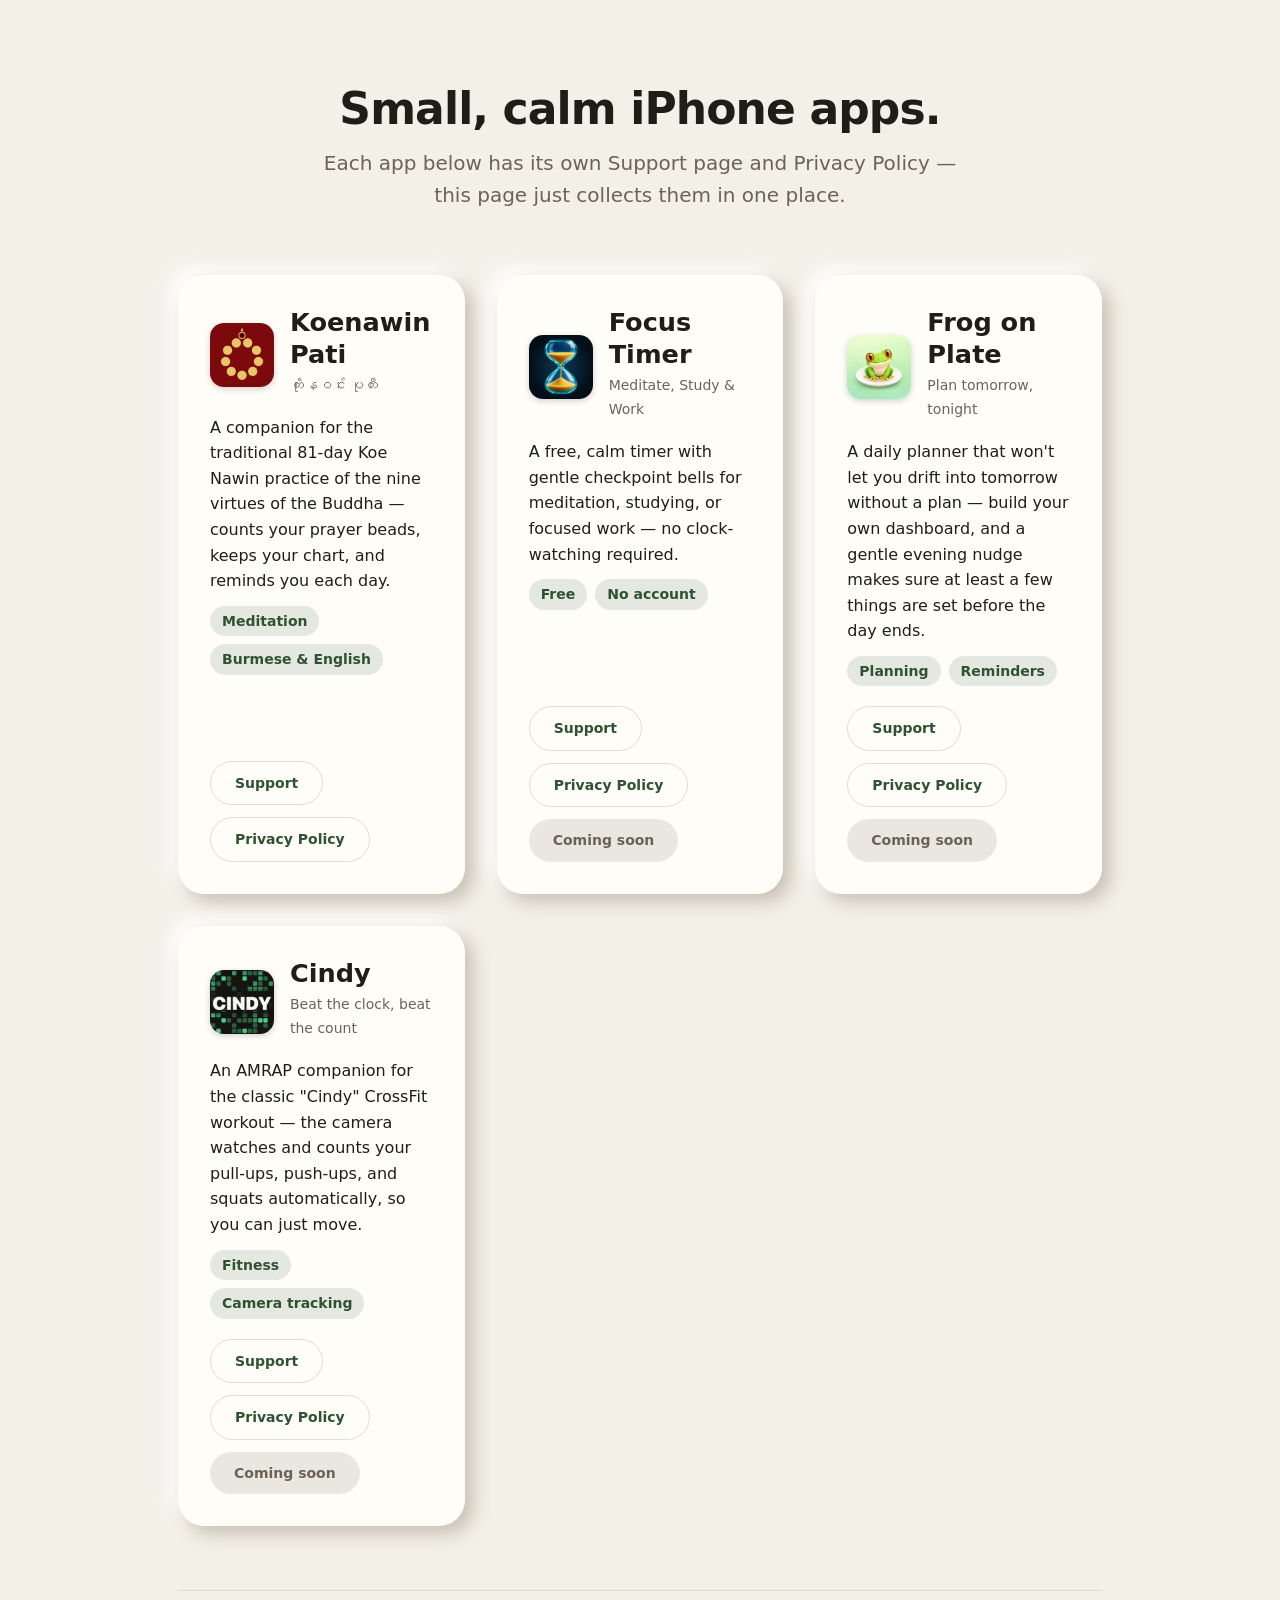
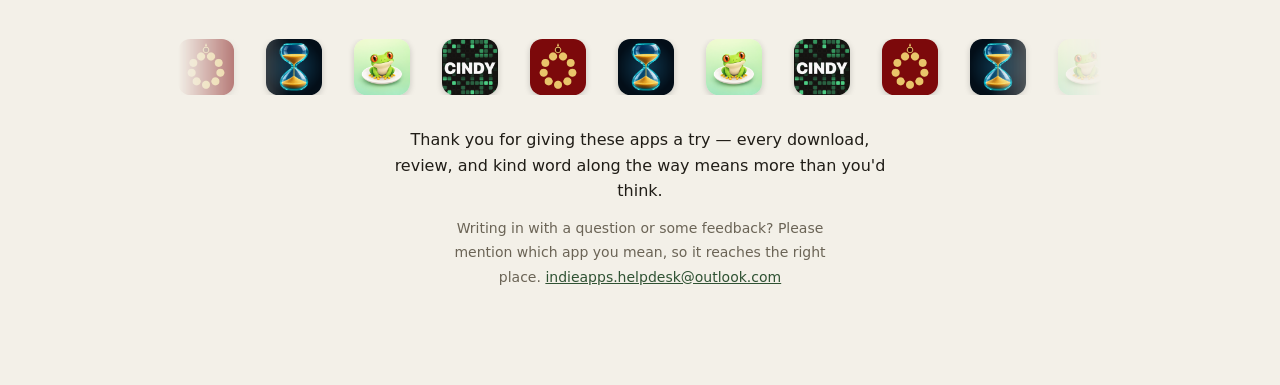
<file: index.html>
<!doctype html>
<html lang="en">
<head>
<meta charset="utf-8">
<meta name="viewport" content="width=device-width,initial-scale=1">
<title>Apps — Home</title>
<meta name="description" content="Small, calm iPhone apps: Koenawin Pati, Focus Timer, Frog on Plate, and Cindy.">
<link rel="stylesheet" href="style.css">
</head>
<body class="studio-theme">
<main class="hub-main">

<div class="hub-hero">
<h1>Small, calm iPhone apps.</h1>
<p>Each app below has its own Support page and Privacy Policy — this page just
collects them in one place.</p>
</div>

<div class="apps-grid">

<article class="app-card">
<div class="app-card-head">
<img class="app-card-icon" src="assets/icons/koenawin.png" width="64" height="64" alt="Koenawin Pati app icon">
<div>
<h2>Koenawin Pati</h2>
<p class="app-card-tagline">ကိုးနဝင်း ပုတီး</p>
</div>
</div>
<p class="app-card-pitch">A companion for the traditional 81-day Koe Nawin practice of the nine virtues of the Buddha — counts your prayer beads, keeps your chart, and reminds you each day.</p>
<div class="app-card-tags">
<span class="tag">Meditation</span>
<span class="tag">Burmese &amp; English</span>
</div>
<div class="app-card-actions">
<a class="btn btn-ghost" href="koenawin/index.html">Support</a>
<a class="btn btn-ghost" href="koenawin/privacy.html">Privacy Policy</a>
</div>
</article>

<article class="app-card">
<div class="app-card-head">
<img class="app-card-icon" src="assets/icons/focus-timer.png" width="64" height="64" alt="Focus Timer app icon">
<div>
<h2>Focus Timer</h2>
<p class="app-card-tagline">Meditate, Study &amp; Work</p>
</div>
</div>
<p class="app-card-pitch">A free, calm timer with gentle checkpoint bells for meditation, studying, or focused work — no clock-watching required.</p>
<div class="app-card-tags">
<span class="tag">Free</span>
<span class="tag">No account</span>
</div>
<div class="app-card-actions">
<a class="btn btn-ghost" href="focus-timer/index.html">Support</a>
<a class="btn btn-ghost" href="focus-timer/privacy.html">Privacy Policy</a>
<span class="badge-soon">Coming soon</span>
</div>
</article>

<article class="app-card">
<div class="app-card-head">
<img class="app-card-icon" src="assets/icons/eat-the-frog.png" width="64" height="64" alt="Frog on Plate app icon">
<div>
<h2>Frog on Plate</h2>
<p class="app-card-tagline">Plan tomorrow, tonight</p>
</div>
</div>
<p class="app-card-pitch">A daily planner that won't let you drift into tomorrow without a plan — build your own dashboard, and a gentle evening nudge makes sure at least a few things are set before the day ends.</p>
<div class="app-card-tags">
<span class="tag">Planning</span>
<span class="tag">Reminders</span>
</div>
<div class="app-card-actions">
<a class="btn btn-ghost" href="frog-on-plate/index.html">Support</a>
<a class="btn btn-ghost" href="frog-on-plate/privacy.html">Privacy Policy</a>
<span class="badge-soon">Coming soon</span>
</div>
</article>

<article class="app-card">
<div class="app-card-head">
<img class="app-card-icon" src="assets/icons/cindy.png" width="64" height="64" alt="Cindy app icon">
<div>
<h2>Cindy</h2>
<p class="app-card-tagline">Beat the clock, beat the count</p>
</div>
</div>
<p class="app-card-pitch">An AMRAP companion for the classic "Cindy" CrossFit workout — the camera watches and counts your pull-ups, push-ups, and squats automatically, so you can just move.</p>
<div class="app-card-tags">
<span class="tag">Fitness</span>
<span class="tag">Camera tracking</span>
</div>
<div class="app-card-actions">
<a class="btn btn-ghost" href="cindy/index.html">Support</a>
<a class="btn btn-ghost" href="cindy/privacy.html">Privacy Policy</a>
<span class="badge-soon">Coming soon</span>
</div>
</article>

</div>

<footer class="hub-footer">
<div class="hub-footer-marquee" aria-hidden="true">
<!-- 5 copies of the 4-icon set, not 2 — on a wide screen the visible strip
     is wider than one set, so 2 copies run out of icons partway through
     the loop and expose empty space. 5 copies keeps the strip full at any
     realistic window width. Keep this count and the matching -352px in
     style.css's hub-marquee keyframes in sync if apps are added/removed. -->
<div class="hub-footer-track">
<img src="assets/icons/koenawin.png" width="56" height="56" alt="">
<img src="assets/icons/focus-timer.png" width="56" height="56" alt="">
<img src="assets/icons/eat-the-frog.png" width="56" height="56" alt="">
<img src="assets/icons/cindy.png" width="56" height="56" alt="">
<img src="assets/icons/koenawin.png" width="56" height="56" alt="">
<img src="assets/icons/focus-timer.png" width="56" height="56" alt="">
<img src="assets/icons/eat-the-frog.png" width="56" height="56" alt="">
<img src="assets/icons/cindy.png" width="56" height="56" alt="">
<img src="assets/icons/koenawin.png" width="56" height="56" alt="">
<img src="assets/icons/focus-timer.png" width="56" height="56" alt="">
<img src="assets/icons/eat-the-frog.png" width="56" height="56" alt="">
<img src="assets/icons/cindy.png" width="56" height="56" alt="">
<img src="assets/icons/koenawin.png" width="56" height="56" alt="">
<img src="assets/icons/focus-timer.png" width="56" height="56" alt="">
<img src="assets/icons/eat-the-frog.png" width="56" height="56" alt="">
<img src="assets/icons/cindy.png" width="56" height="56" alt="">
<img src="assets/icons/koenawin.png" width="56" height="56" alt="">
<img src="assets/icons/focus-timer.png" width="56" height="56" alt="">
<img src="assets/icons/eat-the-frog.png" width="56" height="56" alt="">
<img src="assets/icons/cindy.png" width="56" height="56" alt="">
</div>
</div>
<p class="hub-footer-thanks">Thank you for giving these apps a try — every download, review, and kind word along the way means more than you'd think.</p>
<p class="hub-footer-contact">Writing in with a question or some feedback? Please mention which app you mean, so it reaches the right place. <a href="mailto:indieapps.helpdesk@outlook.com">indieapps.helpdesk@outlook.com</a></p>
</footer>
</main>
</body>
</html>
</file>
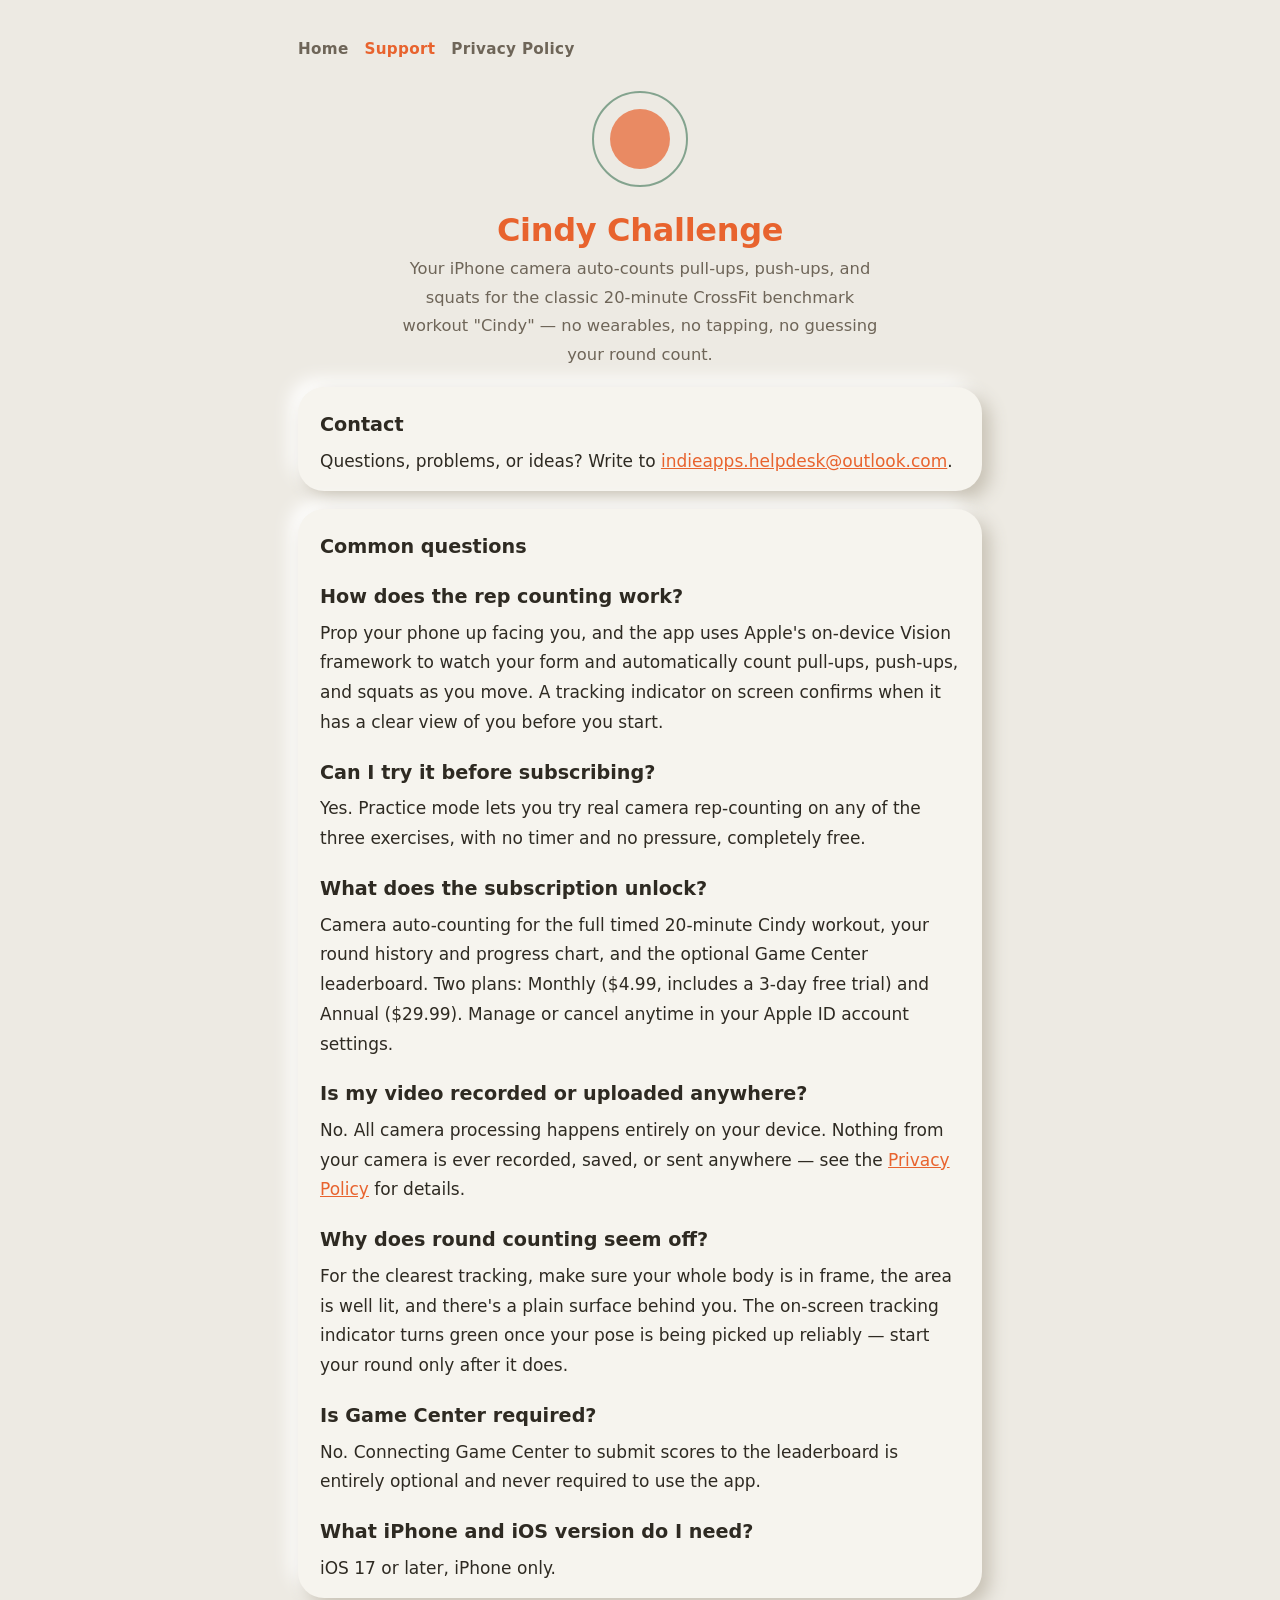
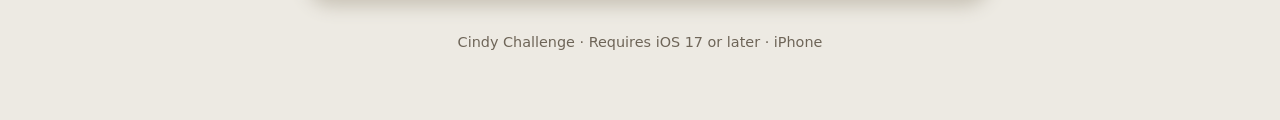
<file: cindy/index.html>
<!doctype html>
<html lang="en">
<head>
<meta charset="utf-8">
<meta name="viewport" content="width=device-width,initial-scale=1">
<title>Cindy Challenge — Support</title>
<meta name="description" content="Support for Cindy Challenge, an iPhone app that uses your camera to auto-count reps for the CrossFit benchmark workout Cindy.">
<link rel="stylesheet" href="../style.css">
<style>
  body.cindy-theme{--accent:#E8632E;--gold:#2E6B4A;--bead:#2E6B4A}
  @media (prefers-color-scheme:dark){
    body.cindy-theme{--accent:#FF8B5C;--gold:#5FAE82;--bead:#5FAE82}
  }
  .rep-ring{position:relative;width:96px;height:96px;margin:0 auto 22px}
  .rep-ring-line{
    position:absolute;inset:0;border-radius:50%;
    border:2px solid color-mix(in srgb, var(--bead) 55%, transparent);
  }
  .rep-ring-core{
    position:absolute;inset:18px;border-radius:50%;
    background:color-mix(in srgb, var(--accent) 70%, transparent);
    animation:pulse 1.6s ease-in-out infinite;
  }
  @keyframes pulse{
    0%,100%{transform:scale(.8);opacity:.8}
    50%{transform:scale(1);opacity:1}
  }
  @media (prefers-reduced-motion:reduce){
    .rep-ring-core{animation:none;transform:scale(.9)}
  }
</style>
</head>
<body class="cindy-theme">
<main>
<nav><a href="../index.html">Home</a><a href="index.html" aria-current="page">Support</a><a href="privacy.html">Privacy Policy</a></nav>

<div class="hero">
<div class="rep-ring" aria-hidden="true">
  <span class="rep-ring-line"></span>
  <span class="rep-ring-core"></span>
</div>
<h1>Cindy Challenge</h1>
<p class="tagline">Your iPhone camera auto-counts pull-ups, push-ups, and squats for the classic 20-minute CrossFit benchmark workout "Cindy" — no wearables, no tapping, no guessing your round count.</p>
</div>

<div class="card">
<h2>Contact</h2>
<p>Questions, problems, or ideas? Write to <a href="mailto:indieapps.helpdesk@outlook.com">indieapps.helpdesk@outlook.com</a>.</p>
</div>

<div class="card">
<h2>Common questions</h2>
<h2>How does the rep counting work?</h2>
<p>Prop your phone up facing you, and the app uses Apple's on-device Vision framework to watch your form and automatically count pull-ups, push-ups, and squats as you move. A tracking indicator on screen confirms when it has a clear view of you before you start.</p>
<h2>Can I try it before subscribing?</h2>
<p>Yes. Practice mode lets you try real camera rep-counting on any of the three exercises, with no timer and no pressure, completely free.</p>
<h2>What does the subscription unlock?</h2>
<p>Camera auto-counting for the full timed 20-minute Cindy workout, your round history and progress chart, and the optional Game Center leaderboard. Two plans: Monthly ($4.99, includes a 3-day free trial) and Annual ($29.99). Manage or cancel anytime in your Apple ID account settings.</p>
<h2>Is my video recorded or uploaded anywhere?</h2>
<p>No. All camera processing happens entirely on your device. Nothing from your camera is ever recorded, saved, or sent anywhere — see the <a href="privacy.html">Privacy Policy</a> for details.</p>
<h2>Why does round counting seem off?</h2>
<p>For the clearest tracking, make sure your whole body is in frame, the area is well lit, and there's a plain surface behind you. The on-screen tracking indicator turns green once your pose is being picked up reliably — start your round only after it does.</p>
<h2>Is Game Center required?</h2>
<p>No. Connecting Game Center to submit scores to the leaderboard is entirely optional and never required to use the app.</p>
<h2>What iPhone and iOS version do I need?</h2>
<p>iOS 17 or later, iPhone only.</p>
</div>

<footer>Cindy Challenge &middot; Requires iOS 17 or later &middot; iPhone</footer>
</main>
</body>
</html>
</file>
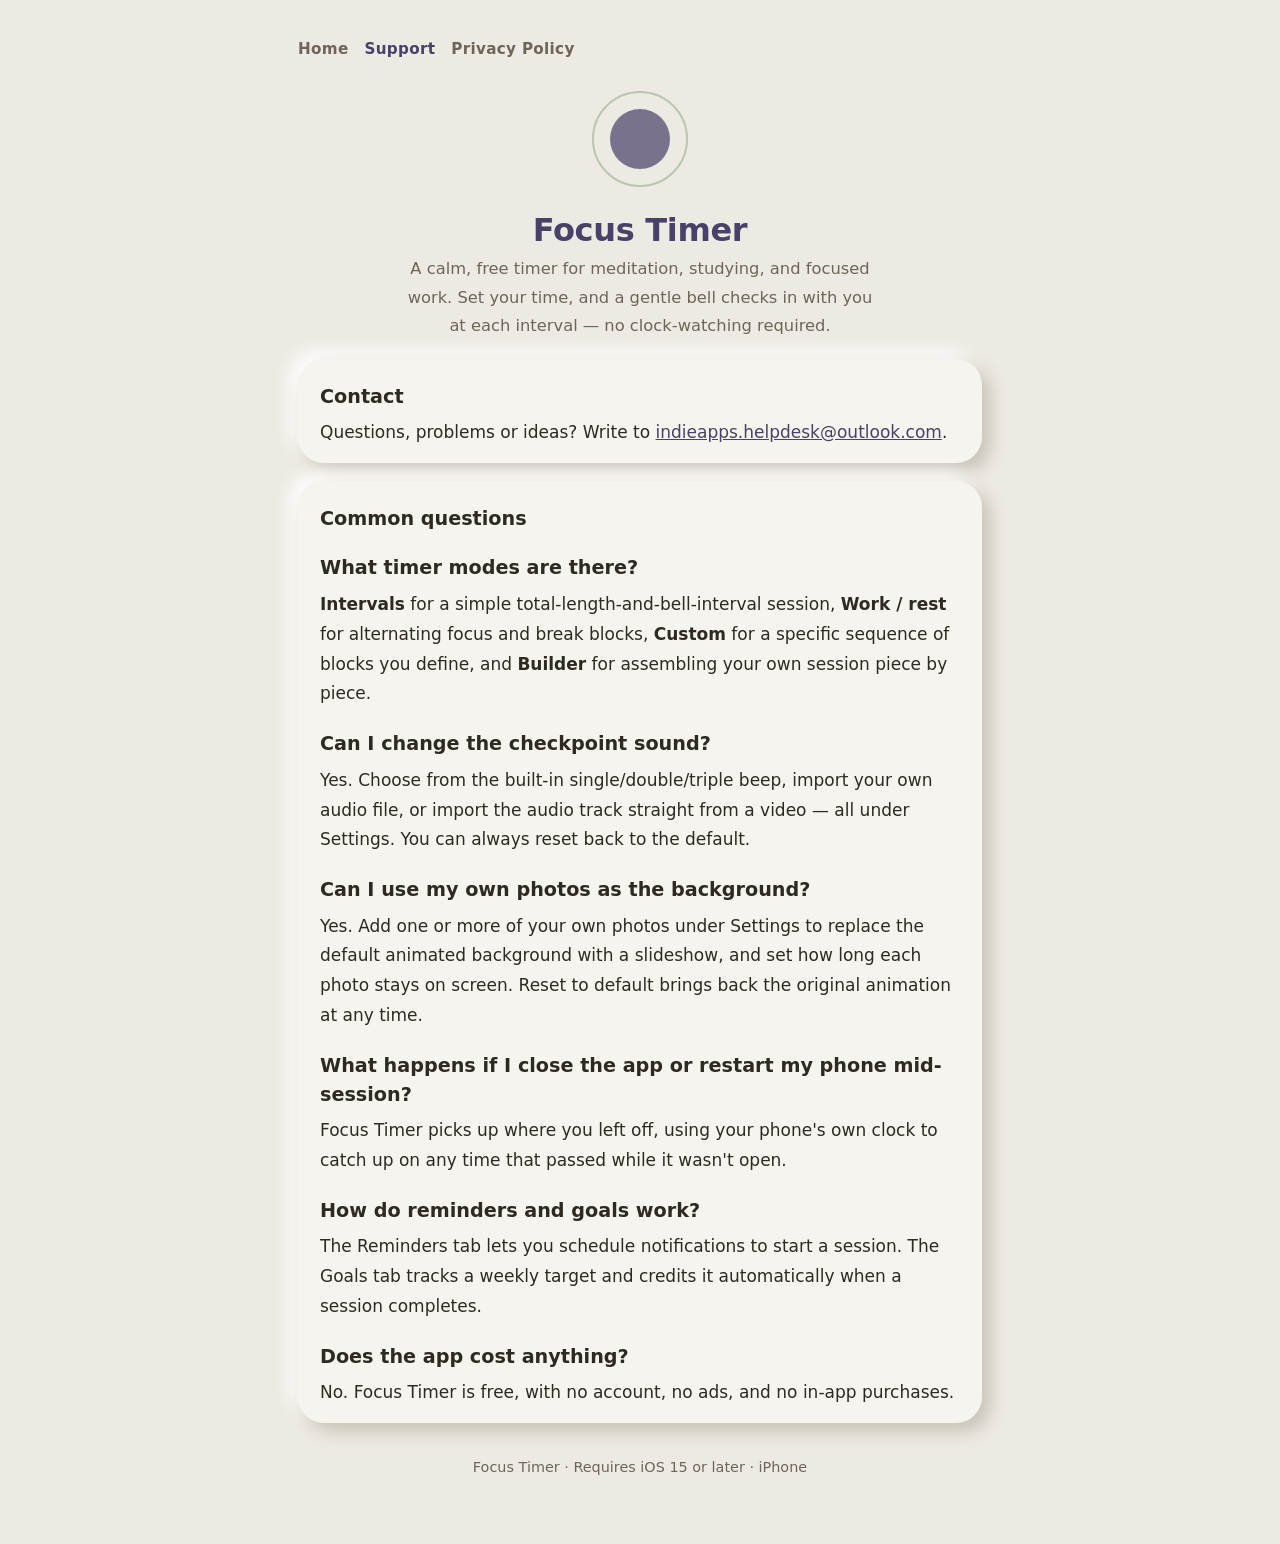
<file: focus-timer/index.html>
<!doctype html>
<html lang="en">
<head>
<meta charset="utf-8">
<meta name="viewport" content="width=device-width,initial-scale=1">
<title>Focus Timer — Support</title>
<meta name="description" content="Support for Focus Timer, a free iPhone app for meditation, study, and work-break sessions with gentle checkpoint bells.">
<link rel="stylesheet" href="../style.css">
<style>
  body.ft-theme{--accent:#4B4068;--gold:#8FA888;--bead:#8FA888}
  @media (prefers-color-scheme:dark){
    body.ft-theme{--accent:#C9BFE0;--gold:#A9C2A3;--bead:#A9C2A3}
  }
  .breathe-ring{position:relative;width:96px;height:96px;margin:0 auto 22px}
  .breathe-ring-core{
    position:absolute;inset:18px;border-radius:50%;
    background:color-mix(in srgb, var(--accent) 70%, transparent);
    animation:breathe 4.4s ease-in-out infinite;
  }
  .breathe-ring-line{
    position:absolute;inset:0;border-radius:50%;
    border:2px solid color-mix(in srgb, var(--bead) 55%, transparent);
  }
  @keyframes breathe{
    0%,100%{transform:scale(.72);opacity:.75}
    50%{transform:scale(1);opacity:1}
  }
  @media (prefers-reduced-motion:reduce){
    .breathe-ring-core{animation:none;transform:scale(.88)}
  }
</style>
</head>
<body class="ft-theme">
<main>
<nav><a href="../index.html">Home</a><a href="index.html" aria-current="page">Support</a><a href="privacy.html">Privacy Policy</a></nav>

<div class="hero">
<div class="breathe-ring" aria-hidden="true">
  <span class="breathe-ring-line"></span>
  <span class="breathe-ring-core"></span>
</div>
<h1>Focus Timer</h1>
<p class="tagline">A calm, free timer for meditation, studying, and focused work. Set your time, and a gentle bell checks in with you at each interval — no clock-watching required.</p>
</div>

<div class="card">
<h2>Contact</h2>
<p>Questions, problems or ideas? Write to <a href="mailto:indieapps.helpdesk@outlook.com">indieapps.helpdesk@outlook.com</a>.</p>
</div>

<div class="card">
<h2>Common questions</h2>
<h2>What timer modes are there?</h2>
<p><strong>Intervals</strong> for a simple total-length-and-bell-interval session, <strong>Work / rest</strong> for alternating focus and break blocks, <strong>Custom</strong> for a specific sequence of blocks you define, and <strong>Builder</strong> for assembling your own session piece by piece.</p>
<h2>Can I change the checkpoint sound?</h2>
<p>Yes. Choose from the built-in single/double/triple beep, import your own audio file, or import the audio track straight from a video — all under Settings. You can always reset back to the default.</p>
<h2>Can I use my own photos as the background?</h2>
<p>Yes. Add one or more of your own photos under Settings to replace the default animated background with a slideshow, and set how long each photo stays on screen. Reset to default brings back the original animation at any time.</p>
<h2>What happens if I close the app or restart my phone mid-session?</h2>
<p>Focus Timer picks up where you left off, using your phone's own clock to catch up on any time that passed while it wasn't open.</p>
<h2>How do reminders and goals work?</h2>
<p>The Reminders tab lets you schedule notifications to start a session. The Goals tab tracks a weekly target and credits it automatically when a session completes.</p>
<h2>Does the app cost anything?</h2>
<p>No. Focus Timer is free, with no account, no ads, and no in-app purchases.</p>
</div>

<footer>Focus Timer &middot; Requires iOS 15 or later &middot; iPhone</footer>
</main>
</body>
</html>
</file>
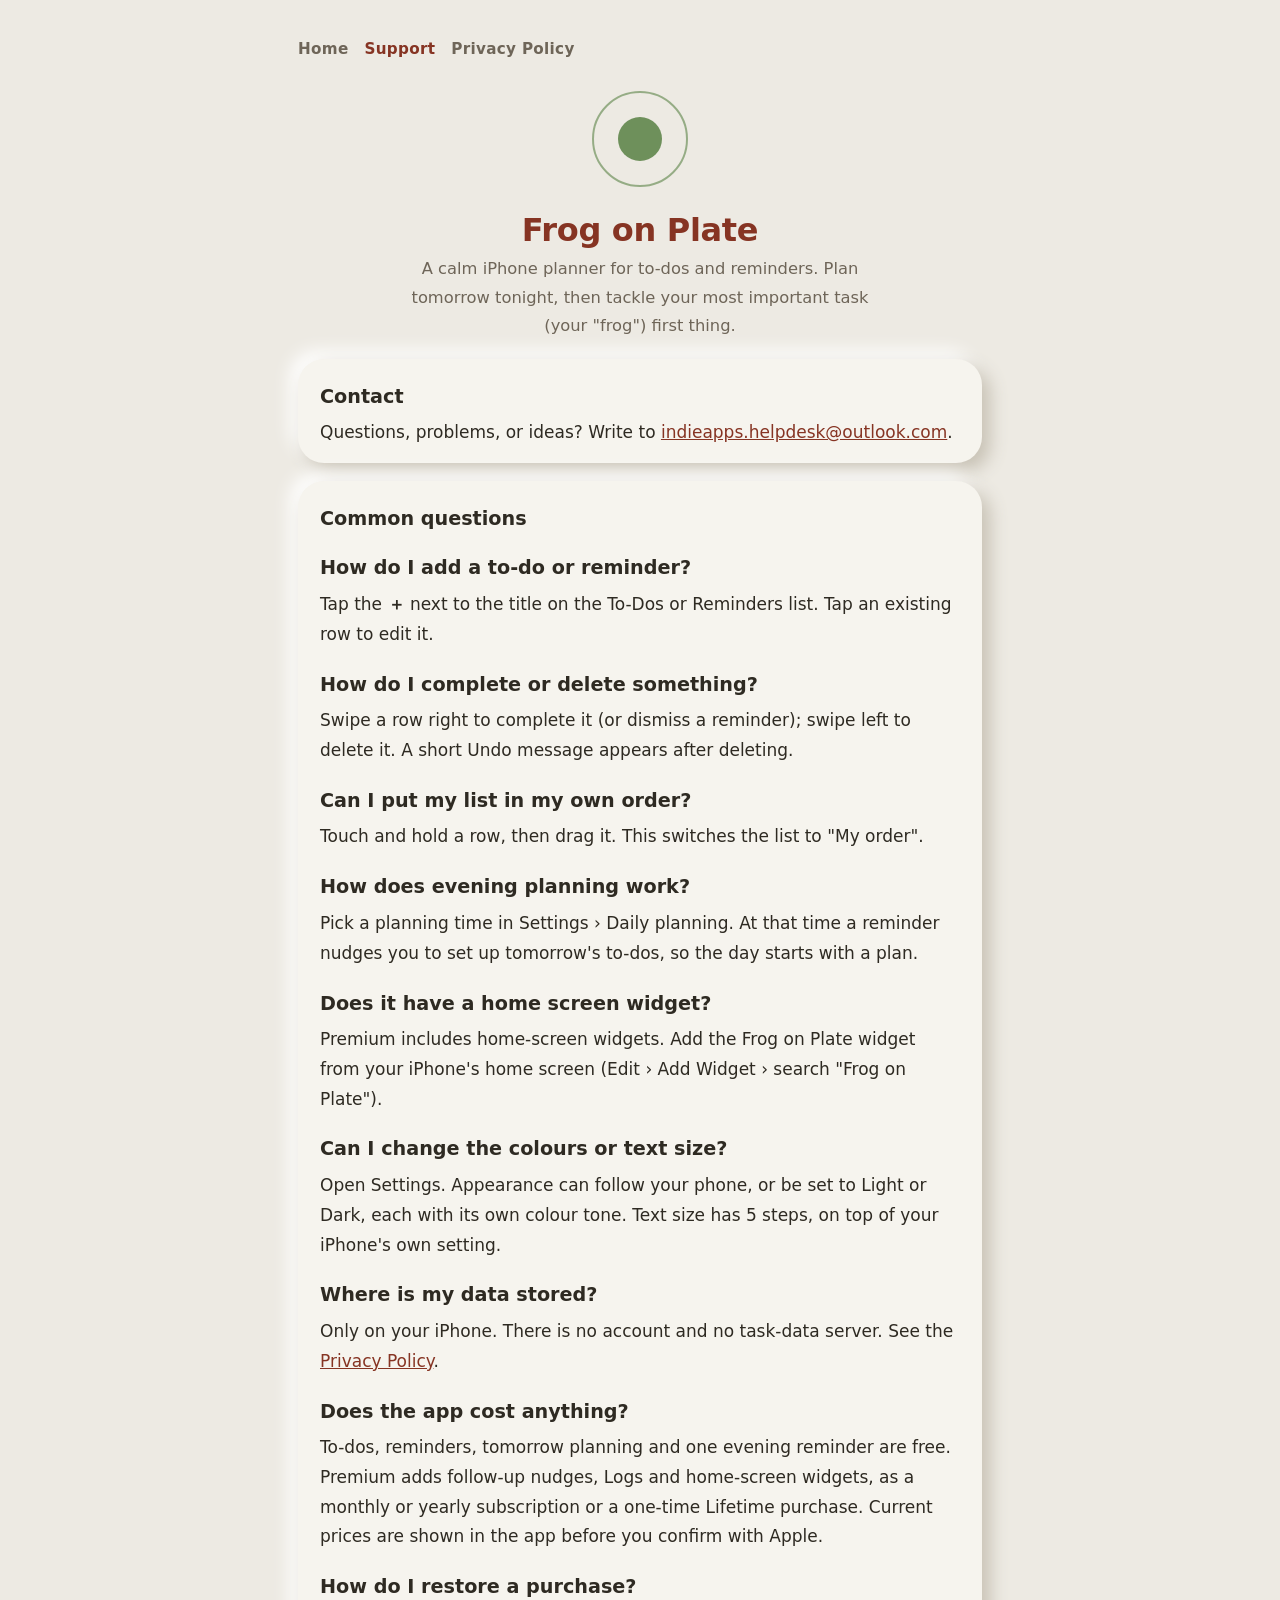
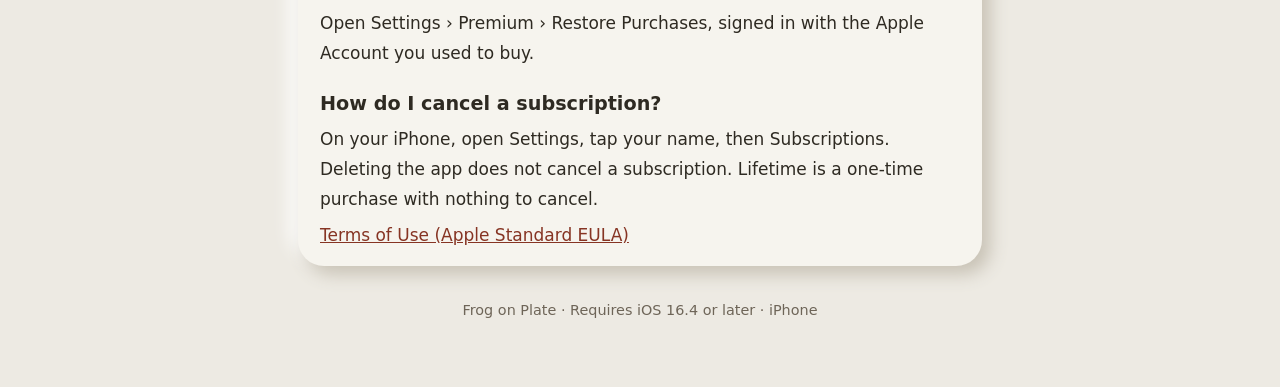
<file: frog-on-plate/index.html>
<!doctype html>
<html lang="en">
<head>
<meta charset="utf-8">
<meta name="viewport" content="width=device-width,initial-scale=1">
<title>Frog on Plate — Support</title>
<meta name="description" content="Support for Frog on Plate, an iPhone planner: plan tomorrow tonight and eat your frog first.">
<link rel="stylesheet" href="../style.css">
<style>
  body.frog-theme{--accent:#863423;--gold:#4F7A3A;--bead:#4F7A3A}
  @media (prefers-color-scheme:dark){
    body.frog-theme{--accent:#E08A72;--gold:#8DBB6E;--bead:#8DBB6E}
  }
  .plate{position:relative;width:96px;height:96px;margin:0 auto 22px}
  .plate-rim{position:absolute;inset:0;border-radius:50%;border:2px solid color-mix(in srgb, var(--bead) 55%, transparent)}
  .plate-frog{position:absolute;inset:26px;border-radius:50%;background:color-mix(in srgb, var(--bead) 80%, transparent);animation:hop 2.2s ease-in-out infinite}
  @keyframes hop{0%,70%,100%{transform:translateY(0)}80%{transform:translateY(-8px)}}
  @media (prefers-reduced-motion:reduce){.plate-frog{animation:none}}
</style>
</head>
<body class="frog-theme">
<main>
<nav><a href="../index.html">Home</a><a href="index.html" aria-current="page">Support</a><a href="privacy.html">Privacy Policy</a></nav>

<div class="hero">
<div class="plate" aria-hidden="true"><span class="plate-rim"></span><span class="plate-frog"></span></div>
<h1>Frog on Plate</h1>
<p class="tagline">A calm iPhone planner for to-dos and reminders. Plan tomorrow tonight, then tackle your most important task (your "frog") first thing.</p>
</div>

<div class="card">
<h2>Contact</h2>
<p>Questions, problems, or ideas? Write to <a href="mailto:indieapps.helpdesk@outlook.com">indieapps.helpdesk@outlook.com</a>.</p>
</div>

<div class="card">
<h2>Common questions</h2>
<h2>How do I add a to-do or reminder?</h2>
<p>Tap the <strong>＋</strong> next to the title on the To-Dos or Reminders list. Tap an existing row to edit it.</p>
<h2>How do I complete or delete something?</h2>
<p>Swipe a row right to complete it (or dismiss a reminder); swipe left to delete it. A short Undo message appears after deleting.</p>
<h2>Can I put my list in my own order?</h2>
<p>Touch and hold a row, then drag it. This switches the list to "My order".</p>
<h2>How does evening planning work?</h2>
<p>Pick a planning time in Settings &rsaquo; Daily planning. At that time a reminder nudges you to set up tomorrow's to-dos, so the day starts with a plan.</p>
<h2>Does it have a home screen widget?</h2>
<p>Premium includes home-screen widgets. Add the Frog on Plate widget from your iPhone's home screen (Edit &rsaquo; Add Widget &rsaquo; search "Frog on Plate").</p>
<h2>Can I change the colours or text size?</h2>
<p>Open Settings. Appearance can follow your phone, or be set to Light or Dark, each with its own colour tone. Text size has 5 steps, on top of your iPhone's own setting.</p>
<h2>Where is my data stored?</h2>
<p>Only on your iPhone. There is no account and no task-data server. See the <a href="privacy.html">Privacy Policy</a>.</p>
<h2>Does the app cost anything?</h2>
<p>To-dos, reminders, tomorrow planning and one evening reminder are free. Premium adds follow-up nudges, Logs and home-screen widgets, as a monthly or yearly subscription or a one-time Lifetime purchase. Current prices are shown in the app before you confirm with Apple.</p>
<h2>How do I restore a purchase?</h2>
<p>Open Settings &rsaquo; Premium &rsaquo; Restore Purchases, signed in with the Apple Account you used to buy.</p>
<h2>How do I cancel a subscription?</h2>
<p>On your iPhone, open Settings, tap your name, then Subscriptions. Deleting the app does not cancel a subscription. Lifetime is a one-time purchase with nothing to cancel.</p>
<p><a href="https://www.apple.com/legal/internet-services/itunes/dev/stdeula/">Terms of Use (Apple Standard EULA)</a></p>
</div>

<footer>Frog on Plate &middot; Requires iOS 16.4 or later &middot; iPhone</footer>
</main>
</body>
</html>
</file>
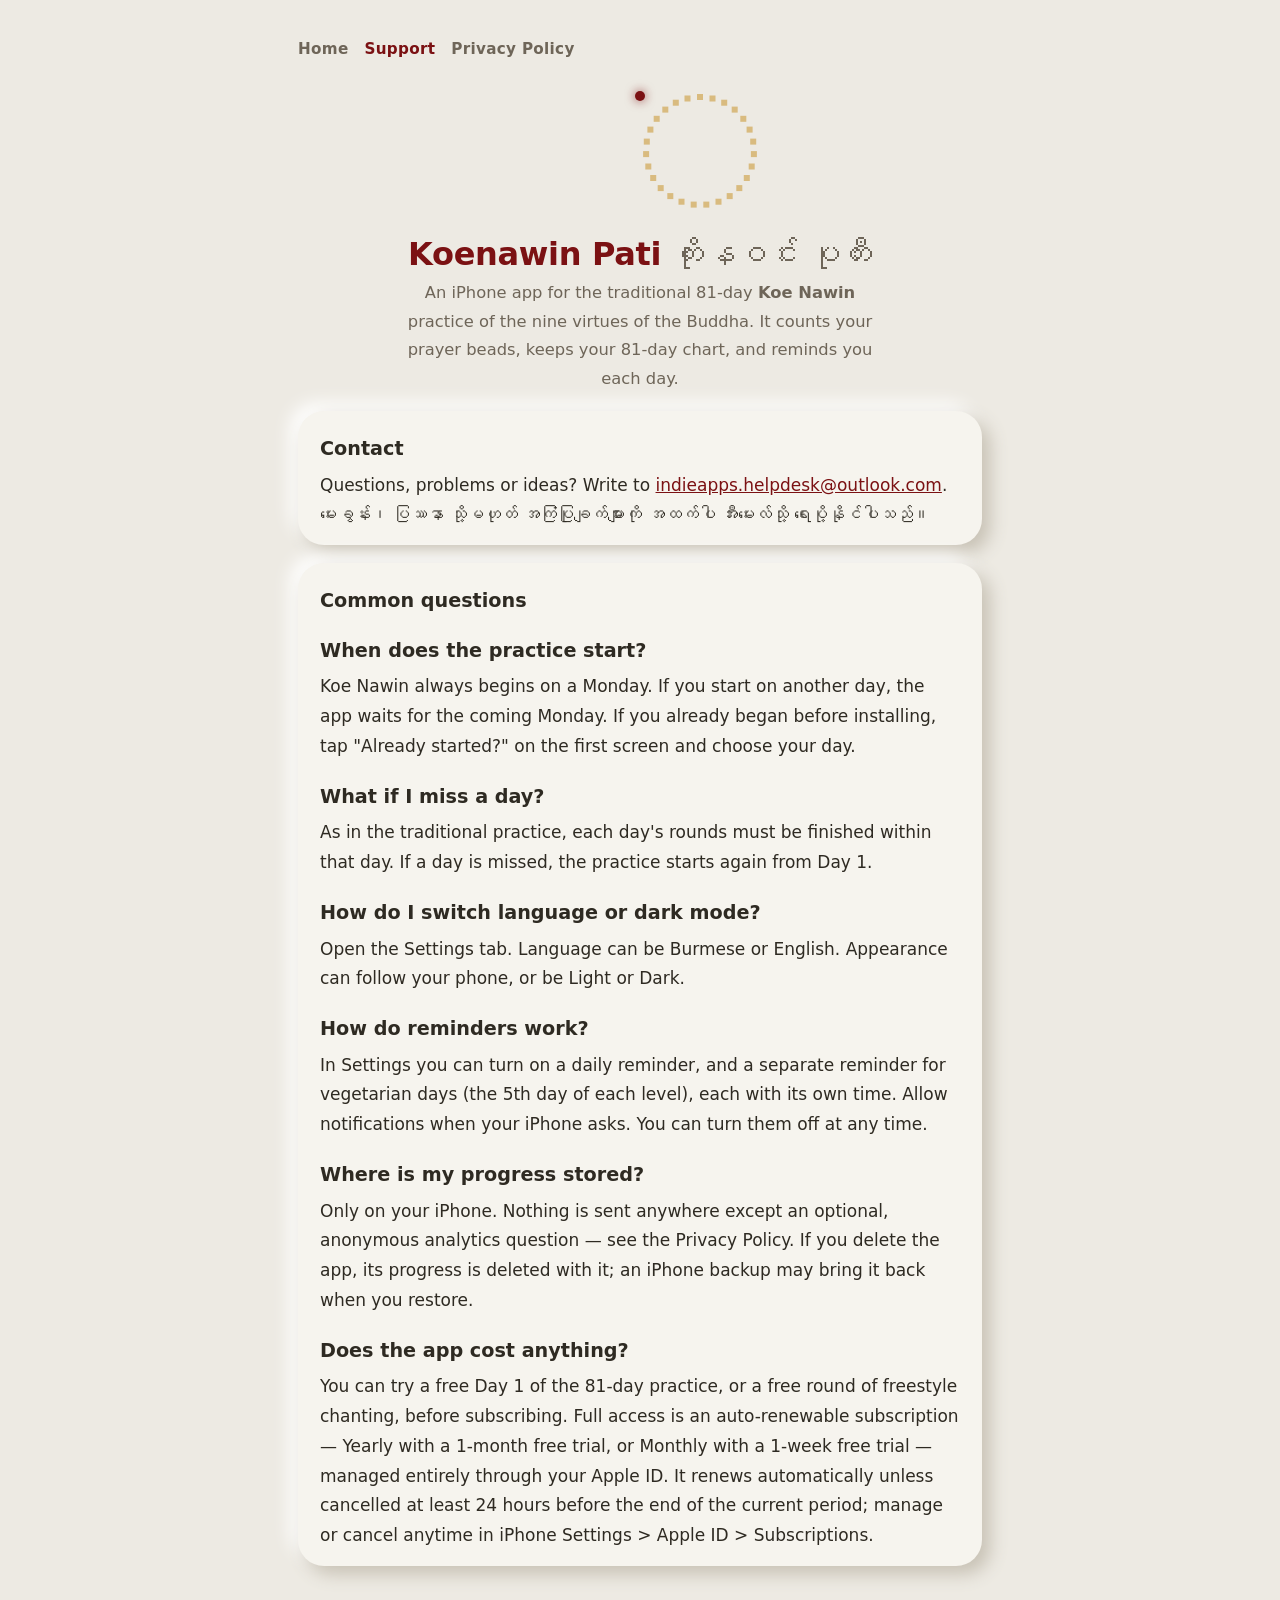
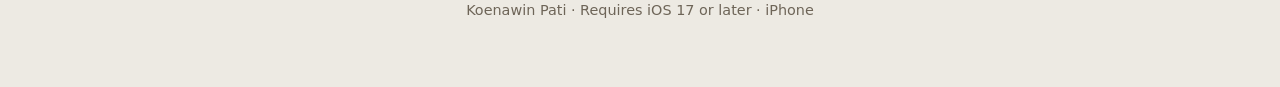
<file: koenawin/index.html>
<!doctype html>
<html lang="en">
<head>
<meta charset="utf-8">
<meta name="viewport" content="width=device-width,initial-scale=1">
<title>Koenawin Pati — Support</title>
<meta name="description" content="Support for Koenawin Pati, an iPhone app for the 81-day Koe Nawin practice.">
<link rel="stylesheet" href="../style.css">
</head>
<body>
<main>
<nav><a href="../index.html">Home</a><a href="index.html" aria-current="page">Support</a><a href="privacy.html">Privacy Policy</a></nav>

<div class="hero">
<div class="bead-ring" aria-hidden="true">
  <span class="bead-ring-dots"></span>
  <span class="bead-ring-spin"><span class="bead-ring-active"></span></span>
</div>
<h1>Koenawin Pati <span class="muted">ကိုးနဝင်း ပုတီး</span></h1>
<p class="tagline">An iPhone app for the traditional 81-day <strong>Koe Nawin</strong> practice of the nine virtues of the Buddha. It counts your prayer beads, keeps your 81-day chart, and reminds you each day.</p>
</div>

<div class="card">
<h2>Contact</h2>
<p>Questions, problems or ideas? Write to <a href="mailto:indieapps.helpdesk@outlook.com">indieapps.helpdesk@outlook.com</a>.<br>
မေးခွန်း၊ ပြဿနာ သို့မဟုတ် အကြံပြုချက်များကို အထက်ပါ အီးမေးလ်သို့ ရေးပို့နိုင်ပါသည်။</p>
</div>

<div class="card">
<h2>Common questions</h2>
<h2>When does the practice start?</h2>
<p>Koe Nawin always begins on a Monday. If you start on another day, the app waits for the coming Monday. If you already began before installing, tap "Already started?" on the first screen and choose your day.</p>
<h2>What if I miss a day?</h2>
<p>As in the traditional practice, each day's rounds must be finished within that day. If a day is missed, the practice starts again from Day 1.</p>
<h2>How do I switch language or dark mode?</h2>
<p>Open the Settings tab. Language can be Burmese or English. Appearance can follow your phone, or be Light or Dark.</p>
<h2>How do reminders work?</h2>
<p>In Settings you can turn on a daily reminder, and a separate reminder for vegetarian days (the 5th day of each level), each with its own time. Allow notifications when your iPhone asks. You can turn them off at any time.</p>
<h2>Where is my progress stored?</h2>
<p>Only on your iPhone. Nothing is sent anywhere except an optional, anonymous analytics question — see the Privacy Policy. If you delete the app, its progress is deleted with it; an iPhone backup may bring it back when you restore.</p>
<h2>Does the app cost anything?</h2>
<p>You can try a free Day 1 of the 81-day practice, or a free round of freestyle chanting, before subscribing. Full access is an auto-renewable subscription — Yearly with a 1-month free trial, or Monthly with a 1-week free trial — managed entirely through your Apple ID. It renews automatically unless cancelled at least 24 hours before the end of the current period; manage or cancel anytime in iPhone Settings &gt; Apple ID &gt; Subscriptions.</p>
</div>

<footer>Koenawin Pati &middot; Requires iOS 17 or later &middot; iPhone</footer>
</main>
</body>
</html>
</file>
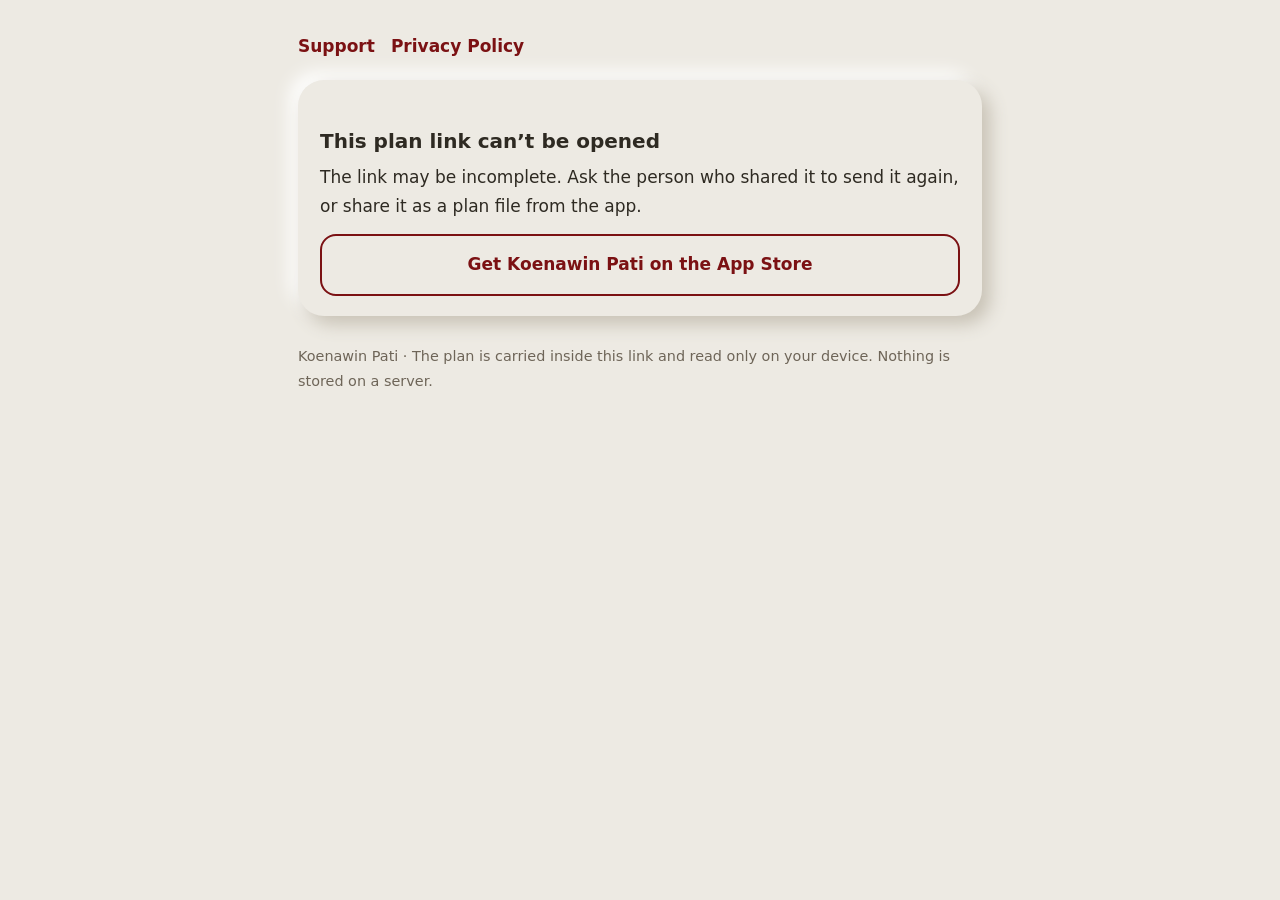
<file: plan/index.html>
<!doctype html>
<html lang="en">
<head>
<meta charset="utf-8">
<meta name="viewport" content="width=device-width,initial-scale=1">
<title>Shared Practice Plan — Koenawin Pati</title>
<meta name="description" content="A chanting practice plan shared from Koenawin Pati. Add it to the app in one tap.">
<meta name="robots" content="noindex">
<meta name="referrer" content="no-referrer">
<style>
/* Self-contained: copied from the Koenawin support pages so the shared site stylesheet can change freely. */
:root{--ground:#EDEAE3;--card:#F6F4EE;--ink:#2E2A22;--muted:#6E6558;--accent:#7B1113;--line:#D9D4C9;--shadow1:#C7C1B4;--shadow2:#FFFFFF}
@media (prefers-color-scheme:dark){:root{--ground:#2A2621;--card:#322D27;--ink:#EDE7DC;--muted:#A79D8D;--accent:#E8C46A;--line:#3C352C;--shadow1:#1E1B17;--shadow2:#34302A}}
*{box-sizing:border-box}
body{margin:0;background:var(--ground);color:var(--ink);font-family:-apple-system,BlinkMacSystemFont,"Segoe UI","Myanmar Sangam MN","Noto Sans Myanmar",system-ui,sans-serif;line-height:1.75;font-size:17px}
main{max-width:720px;margin:0 auto;padding:32px 18px 64px}
.card{background:var(--ground);border-radius:26px;padding:22px 22px 8px;margin:18px 0;box-shadow:8px 8px 18px var(--shadow1),-8px -8px 18px var(--shadow2)}
h1{font-size:2rem;line-height:1.4;margin:.2em 0 .1em;color:var(--accent)}
h2{font-size:1.25rem;line-height:1.5;margin:1.2em 0 .3em}
p,li{margin:.4em 0}
.muted{color:var(--muted)}
a{color:var(--accent)}
nav{display:flex;gap:16px;flex-wrap:wrap;margin-bottom:8px}
nav a{font-weight:600;text-decoration:none}
footer{margin-top:28px;color:var(--muted);font-size:.9rem}
.btn{display:block;text-align:center;font-weight:600;text-decoration:none;border-radius:16px;padding:14px 18px;margin:12px 0}
.btn.primary{background:var(--accent);color:var(--ground)}
.btn.secondary{border:2px solid var(--accent);color:var(--accent)}
dl{display:grid;grid-template-columns:auto 1fr;gap:4px 16px;margin:8px 0 16px}
dt{color:var(--muted)}
dd{margin:0;overflow-wrap:anywhere}
.eyebrow{font-size:.8rem;letter-spacing:.12em;text-transform:uppercase;color:var(--muted);margin:0}
#plan-name{overflow-wrap:anywhere}
.small{font-size:.9rem}
[hidden]{display:none!important}
</style>
</head>
<body>
<main>
<nav><a href="/koenawin/index.html">Support</a><a href="/koenawin/privacy.html">Privacy Policy</a></nav>

<div id="loading" class="card"><p>Opening the plan…</p></div>

<div id="plan" class="card" hidden>
  <p class="eyebrow">A plan to practice</p>
  <h1 id="plan-name"></h1>
  <p class="muted" id="plan-creator"></p>
  <dl>
    <dt>Practice days</dt><dd id="plan-length"></dd>
    <dt>Schedule</dt><dd id="plan-schedule"></dd>
    <dt>Chant</dt><dd id="plan-chant"></dd>
    <dt>Rounds</dt><dd id="plan-rounds"></dd>
    <dt>Beads per round</dt><dd id="plan-beads"></dd>
  </dl>
  <a id="open-app" class="btn primary" href="#">Add to Koenawin Pati</a>
  <a class="btn secondary" href="https://apps.apple.com/app/id6814082122">Get Koenawin Pati on the App Store</a>
  <p class="muted small">Don’t have the app yet? Install it first, then come back to this page and tap “Add to Koenawin Pati”. You choose your own start date, and your copy has fresh progress.</p>
</div>

<div id="error" class="card" hidden>
  <h2>This plan link can’t be opened</h2>
  <p>The link may be incomplete. Ask the person who shared it to send it again, or share it as a plan file from the app.</p>
  <a class="btn secondary" href="https://apps.apple.com/app/id6814082122">Get Koenawin Pati on the App Store</a>
</div>

<footer>Koenawin Pati &middot; The plan is carried inside this link and read only on your device. Nothing is stored on a server.</footer>
</main>
<script>
(function () {
  "use strict";
  // Must match SharedPlanLink / SharedPlanTemplate in the app (Model/CommunityModels.swift).
  var CHANTS = {1: "Arahaṃ", 2: "Sammāsambuddho", 3: "Vijjācaraṇasampanno", 4: "Sugato", 5: "Lokavidū",
    6: "Anuttaro purisadammasārathi", 7: "Satthā devamanussānaṃ", 8: "Buddho", 9: "Bhagavā"};
  var WEEKDAYS = ["Monday", "Tuesday", "Wednesday", "Thursday", "Friday", "Saturday", "Sunday"];
  var MAX_PAYLOAD = 60000, MAX_JSON = 256000;

  function show(id) {
    ["loading", "plan", "error"].forEach(function (x) { document.getElementById(x).hidden = x !== id; });
  }
  function text(id, value) { document.getElementById(id).textContent = String(value); } // never innerHTML
  function isInt(n, lo, hi) { return Number.isInteger(n) && n >= lo && n <= hi; }

  function schedule(freq) {
    if (!freq || typeof freq !== "object") return null;
    if ("daily" in freq) return "Every day";
    if (freq.everyNDays && isInt(freq.everyNDays._0, 1, 3660)) return freq.everyNDays._0 === 1 ? "Every day" : "Every " + freq.everyNDays._0 + " days";
    if (freq.weekdays && Array.isArray(freq.weekdays._0)) {
      var days = freq.weekdays._0.filter(function (d) { return isInt(d, 0, 6); }).sort();
      if (!days.length) return null;
      if (days.length === 7) return "Every day";
      if (days.join() === "0,1,2,3,4") return "Weekdays · Monday–Friday";
      if (days.join() === "5,6") return "Weekends · Saturday & Sunday";
      return days.map(function (d) { return WEEKDAYS[d]; }).join(", ");
    }
    return null;
  }

  async function decode(payload) {
    var b64 = payload.replace(/-/g, "+").replace(/_/g, "/");
    b64 += "===".slice((b64.length + 3) % 4);
    var bytes = Uint8Array.from(atob(b64), function (c) { return c.charCodeAt(0); });
    var stream = new Blob([bytes]).stream().pipeThrough(new DecompressionStream("deflate-raw"));
    var reader = stream.getReader(), chunks = [], total = 0;
    for (;;) {
      var r = await reader.read();
      if (r.done) break;
      total += r.value.length;
      if (total > MAX_JSON) throw new Error("too large");
      chunks.push(r.value);
    }
    return JSON.parse(new TextDecoder().decode(await new Blob(chunks).arrayBuffer()));
  }

  async function main() {
    var payload = location.hash.slice(1);
    if (!payload || payload.length > MAX_PAYLOAD || !/^[A-Za-z0-9_-]+$/.test(payload)) return show("error");
    var file;
    try { file = await decode(payload); } catch (e) { return show("error"); }
    var p = file && file.plan, c = file && file.creator;
    var sched = p && schedule(p.frequency);
    if (!file || file.format !== "koenawin.plan" || file.version !== 1 || !p || !c || !sched ||
        typeof p.name !== "string" || !p.name.trim() || p.name.length > 100 ||
        !isInt(p.rounds, 1, 1000) || !isInt(p.beadsPerRound, 1, 1000) ||
        typeof c.creatorName !== "string" || c.creatorName.length > 60) return show("error");

    var varies = p.sameEveryDay === false && p.dayOverrides && Object.keys(p.dayOverrides).length > 0;
    var chant = CHANTS[p.virtueID] || (typeof p.customTitle === "string" && p.customTitle.trim()) || "Your own chant";
    var total = p.totalOccurrences;
    var length = isInt(total, 1, 3660)
      ? total + ("daily" in p.frequency ? (total === 1 ? " day" : " days") : (total === 1 ? " practice day" : " practice days"))
      : "Ongoing · No end date";

    text("plan-name", p.name);
    text("plan-creator", "Created by " + c.creatorName);
    text("plan-length", length);
    text("plan-schedule", sched);
    text("plan-chant", varies ? "Varies by day" : chant);
    text("plan-rounds", varies ? "Varies by day" : p.rounds);
    text("plan-beads", p.beadsPerRound);
    document.getElementById("open-app").href = "koenawin://plan#" + payload;
    document.title = p.name + " — Koenawin Pati";
    show("plan");
  }
  main();
})();
</script>
</body>
</html>
</file>
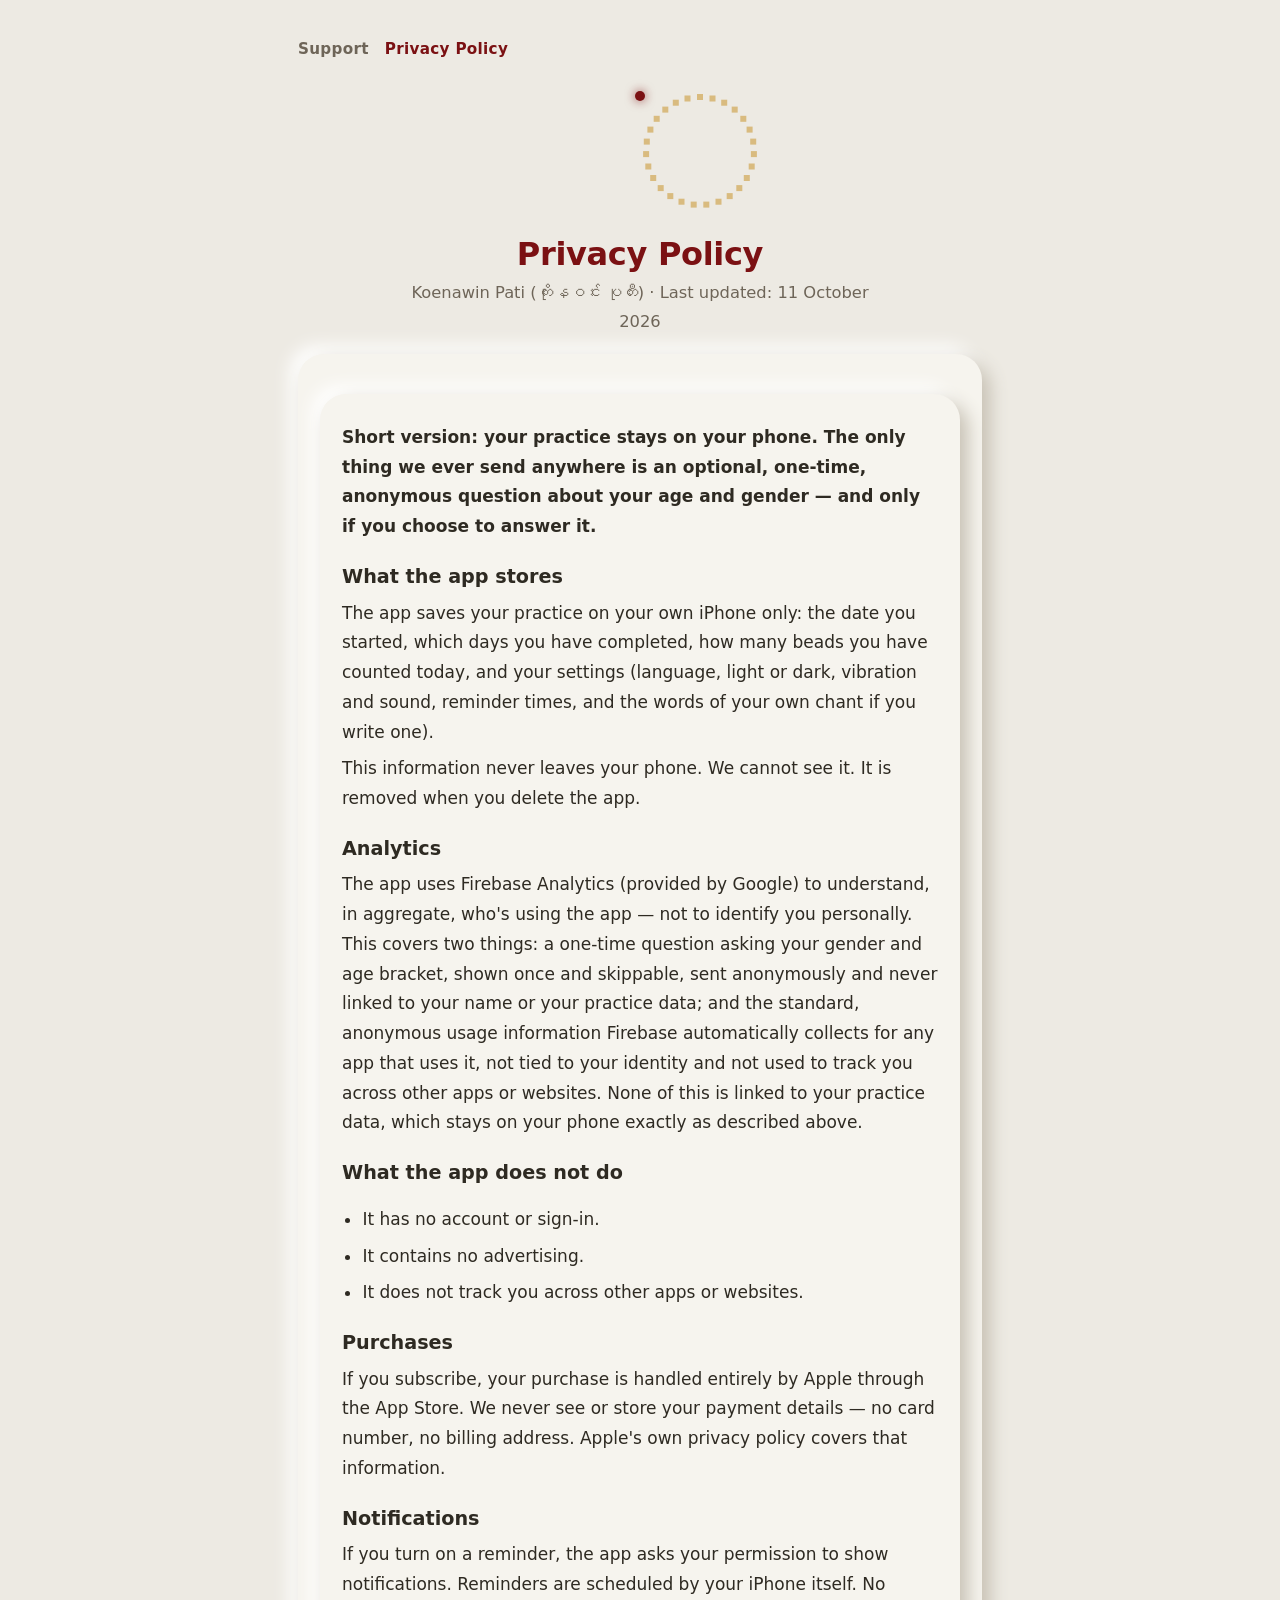
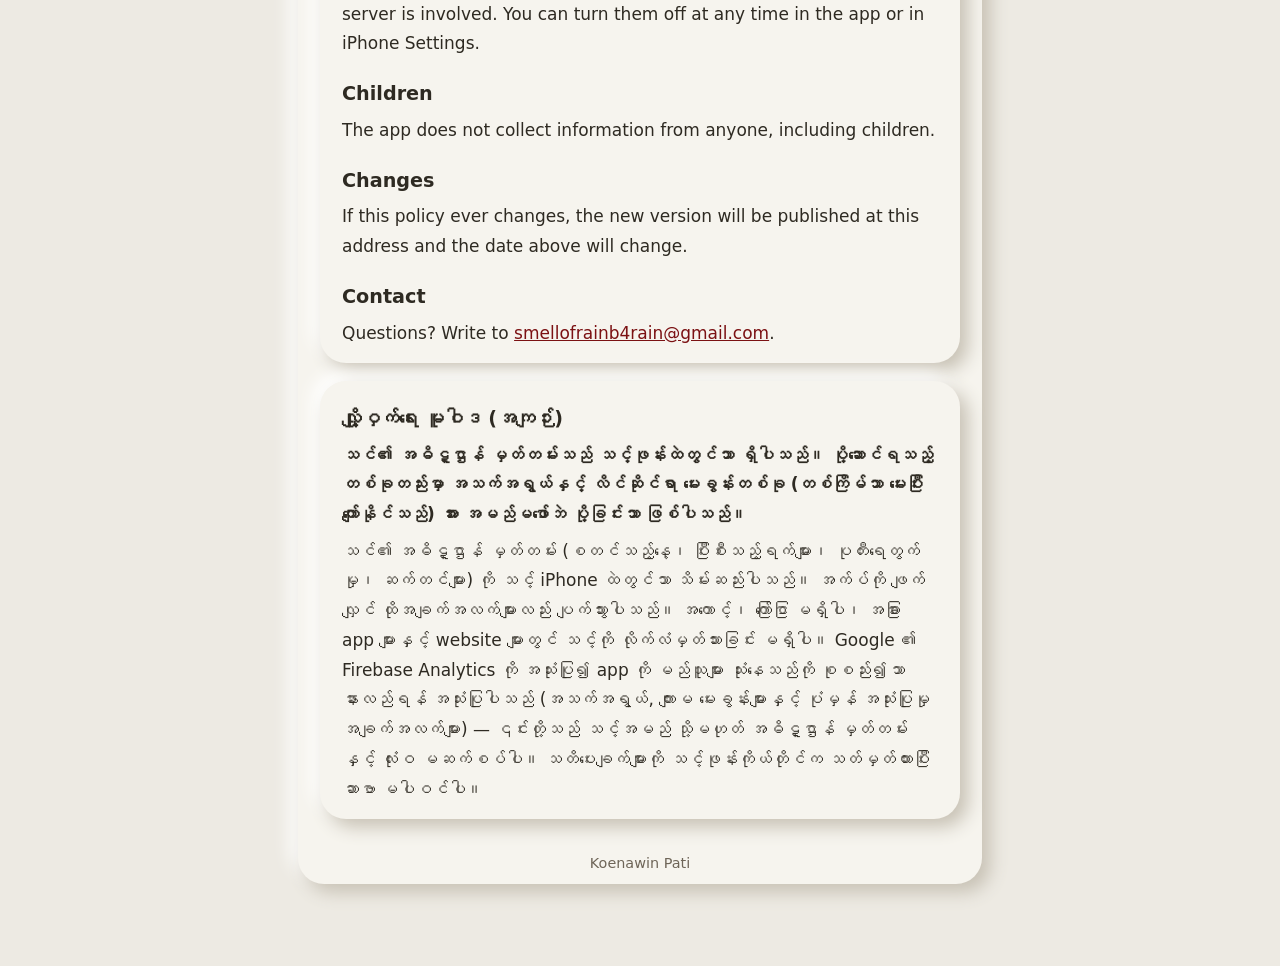
<file: privacy.html>
<!doctype html>
  <html lang="en">
  <head>
  <meta charset="utf-8">
  <meta name="viewport" content="width=device-width,initial-scale=1">
  <title>Koenawin Pati — Privacy Policy</title>
  <link rel="stylesheet" href="style.css">
  </head>
  <body>
  <main>
  <nav><a href="index.html">Support</a><a href="privacy.html" aria-current="page">Privacy Policy</a></nav>

  <div class="hero">
  <div class="bead-ring" aria-hidden="true">
    <span class="bead-ring-dots"></span>
    <span class="bead-ring-spin"><span class="bead-ring-active"></span></span>
  </div>
  <h1>Privacy Policy</h1>
  <p class="tagline muted">Koenawin Pati (ကိုးနဝင်း ပုတီး) &middot; Last updated: 11 October 2026</p>
  </div>

  <div class="card">

<div class="card">
<p><strong>Short version: your practice stays on your phone. The only thing we ever send anywhere is an optional, one-time, anonymous question about your age and gender &mdash; and only if you choose to answer it.</strong></p>
<h2>What the app stores</h2>
<p>The app saves your practice on your own iPhone only: the date you started, which days you have completed, how many beads you have counted today, and your settings (language, light or dark, vibration and sound, reminder times, and the words of your own chant if you write one).</p>
<p>This information never leaves your phone. We cannot see it. It is removed when you delete the app.</p>
<h2>Analytics</h2>
<p>The app uses Firebase Analytics (provided by Google) to understand, in aggregate, who's using the app &mdash; not to identify you personally. This covers two things: a one-time question asking your gender and age bracket, shown once and skippable, sent anonymously and never linked to your name or your practice data; and the standard, anonymous usage information Firebase automatically collects for any app that uses it, not tied to your identity and not used to track you across other apps or websites. None of this is linked to your practice data, which stays on your phone exactly as described above.</p>
<h2>What the app does not do</h2>
<ul>
<li>It has no account or sign-in.</li>
<li>It contains no advertising.</li>
<li>It does not track you across other apps or websites.</li>
</ul>
<h2>Purchases</h2>
<p>If you subscribe, your purchase is handled entirely by Apple through the App Store. We never see or store your payment details &mdash; no card number, no billing address. Apple's own privacy policy covers that information.</p>
<h2>Notifications</h2>
<p>If you turn on a reminder, the app asks your permission to show notifications. Reminders are scheduled by your iPhone itself. No server is involved. You can turn them off at any time in the app or in iPhone Settings.</p>
<h2>Children</h2>
<p>The app does not collect information from anyone, including children.</p>
<h2>Changes</h2>
<p>If this policy ever changes, the new version will be published at this address and the date above will change.</p>
<h2>Contact</h2>
<p>Questions? Write to <a href="mailto:smellofrainb4rain@gmail.com">smellofrainb4rain@gmail.com</a>.</p>
</div>

<div class="card">
<h2>လျှို့ဝှက်ရေး မူဝါဒ (အကျဉ်း)</h2>
<p><strong>သင်၏ အဓိဋ္ဌာန် မှတ်တမ်းသည် သင့်ဖုန်းထဲတွင်သာ ရှိပါသည်။ ပို့ဆောင်ရသည့် တစ်ခုတည်းမှာ အသက်အရွယ်နှင့် လိင်ဆိုင်ရာ မေးခွန်းတစ်ခု (တစ်ကြိမ်သာ မေးပြီး ကျော်နိုင်သည်) အား အမည်မဖော်ဘဲ ပို့ခြင်းသာ ဖြစ်ပါသည်။</strong></p>
<p>သင်၏ အဓိဋ္ဌာန် မှတ်တမ်း (စတင်သည့်နေ့၊ ပြီးစီးသည့်ရက်များ၊ ပုတီးရေတွက်မှု၊ ဆက်တင်များ) ကို သင့် iPhone ထဲတွင်သာ သိမ်းဆည်းပါသည်။ အက်ပ်ကို ဖျက်လျှင် ထိုအချက်အလက်များလည်း ပျက်သွားပါသည်။ အကောင့်၊ ကြော်ငြာ မရှိပါ၊ အခြား app များနှင့် website များတွင် သင့်ကို လိုက်လံမှတ်သားခြင်း မရှိပါ။ Google ၏ Firebase Analytics ကို အသုံးပြု၍ app ကို မည်သူများ သုံးနေသည်ကို စုစည်း၍သာ နားလည်ရန် အသုံးပြုပါသည် (အသက်အရွယ်, ကျားမ မေးခွန်းများနှင့် ပုံမှန် အသုံးပြုမှု အချက်အလက်များ) — ၎င်းတို့သည် သင့်အမည် သို့မဟုတ် အဓိဋ္ဌာန် မှတ်တမ်းနှင့် လုံးဝ မဆက်စပ်ပါ။ သတိပေးချက်များကို သင့်ဖုန်းကိုယ်တိုင်က သတ်မှတ်ထားပြီး ဆာဗာ မပါဝင်ပါ။</p>
</div>

<footer>Koenawin Pati</footer>
</main>
</body>
</html>
</file>
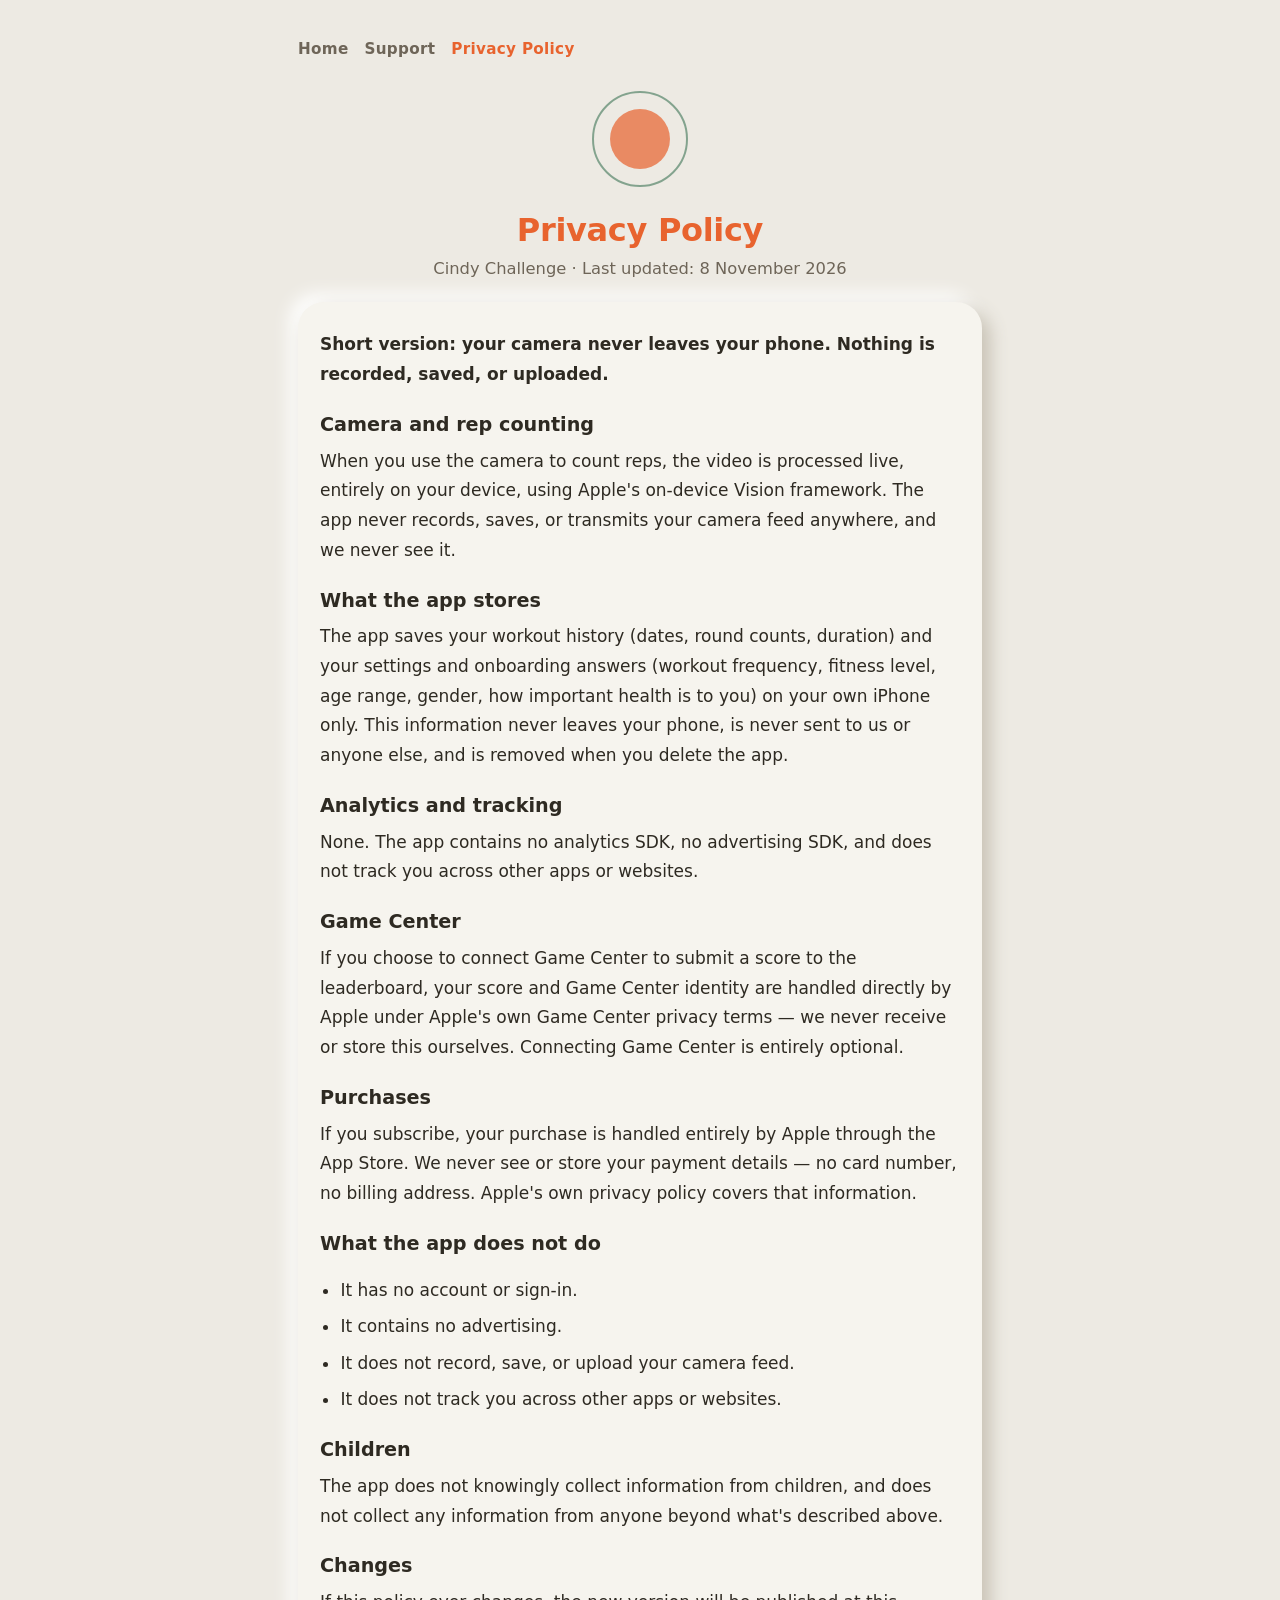
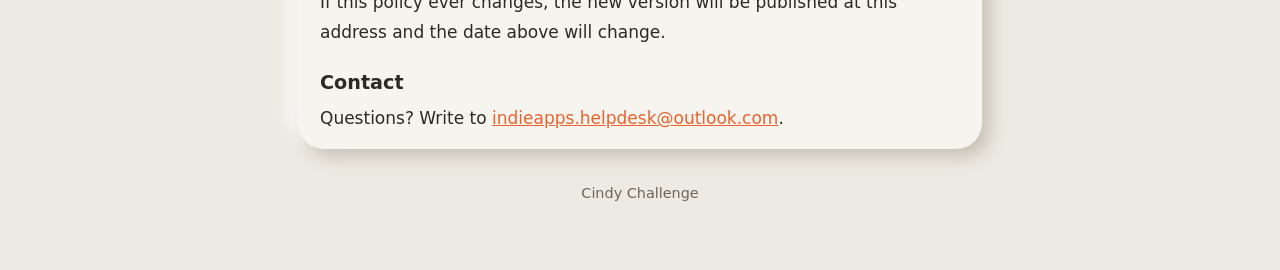
<file: cindy/privacy.html>
<!doctype html>
<html lang="en">
<head>
<meta charset="utf-8">
<meta name="viewport" content="width=device-width,initial-scale=1">
<title>Cindy Challenge — Privacy Policy</title>
<link rel="stylesheet" href="../style.css">
<style>
  body.cindy-theme{--accent:#E8632E;--gold:#2E6B4A;--bead:#2E6B4A}
  @media (prefers-color-scheme:dark){
    body.cindy-theme{--accent:#FF8B5C;--gold:#5FAE82;--bead:#5FAE82}
  }
  .rep-ring{position:relative;width:96px;height:96px;margin:0 auto 22px}
  .rep-ring-line{
    position:absolute;inset:0;border-radius:50%;
    border:2px solid color-mix(in srgb, var(--bead) 55%, transparent);
  }
  .rep-ring-core{
    position:absolute;inset:18px;border-radius:50%;
    background:color-mix(in srgb, var(--accent) 70%, transparent);
    animation:pulse 1.6s ease-in-out infinite;
  }
  @keyframes pulse{
    0%,100%{transform:scale(.8);opacity:.8}
    50%{transform:scale(1);opacity:1}
  }
  @media (prefers-reduced-motion:reduce){
    .rep-ring-core{animation:none;transform:scale(.9)}
  }
</style>
</head>
<body class="cindy-theme">
<main>
<nav><a href="../index.html">Home</a><a href="index.html">Support</a><a href="privacy.html" aria-current="page">Privacy Policy</a></nav>

<div class="hero">
<div class="rep-ring" aria-hidden="true">
  <span class="rep-ring-line"></span>
  <span class="rep-ring-core"></span>
</div>
<h1>Privacy Policy</h1>
<p class="tagline muted">Cindy Challenge &middot; Last updated: 8 November 2026</p>
</div>

<div class="card">
<p><strong>Short version: your camera never leaves your phone. Nothing is recorded, saved, or uploaded.</strong></p>
<h2>Camera and rep counting</h2>
<p>When you use the camera to count reps, the video is processed live, entirely on your device, using Apple's on-device Vision framework. The app never records, saves, or transmits your camera feed anywhere, and we never see it.</p>
<h2>What the app stores</h2>
<p>The app saves your workout history (dates, round counts, duration) and your settings and onboarding answers (workout frequency, fitness level, age range, gender, how important health is to you) on your own iPhone only. This information never leaves your phone, is never sent to us or anyone else, and is removed when you delete the app.</p>
<h2>Analytics and tracking</h2>
<p>None. The app contains no analytics SDK, no advertising SDK, and does not track you across other apps or websites.</p>
<h2>Game Center</h2>
<p>If you choose to connect Game Center to submit a score to the leaderboard, your score and Game Center identity are handled directly by Apple under Apple's own Game Center privacy terms &mdash; we never receive or store this ourselves. Connecting Game Center is entirely optional.</p>
<h2>Purchases</h2>
<p>If you subscribe, your purchase is handled entirely by Apple through the App Store. We never see or store your payment details &mdash; no card number, no billing address. Apple's own privacy policy covers that information.</p>
<h2>What the app does not do</h2>
<ul>
<li>It has no account or sign-in.</li>
<li>It contains no advertising.</li>
<li>It does not record, save, or upload your camera feed.</li>
<li>It does not track you across other apps or websites.</li>
</ul>
<h2>Children</h2>
<p>The app does not knowingly collect information from children, and does not collect any information from anyone beyond what's described above.</p>
<h2>Changes</h2>
<p>If this policy ever changes, the new version will be published at this address and the date above will change.</p>
<h2>Contact</h2>
<p>Questions? Write to <a href="mailto:indieapps.helpdesk@outlook.com">indieapps.helpdesk@outlook.com</a>.</p>
</div>

<footer>Cindy Challenge</footer>
</main>
</body>
</html>
</file>
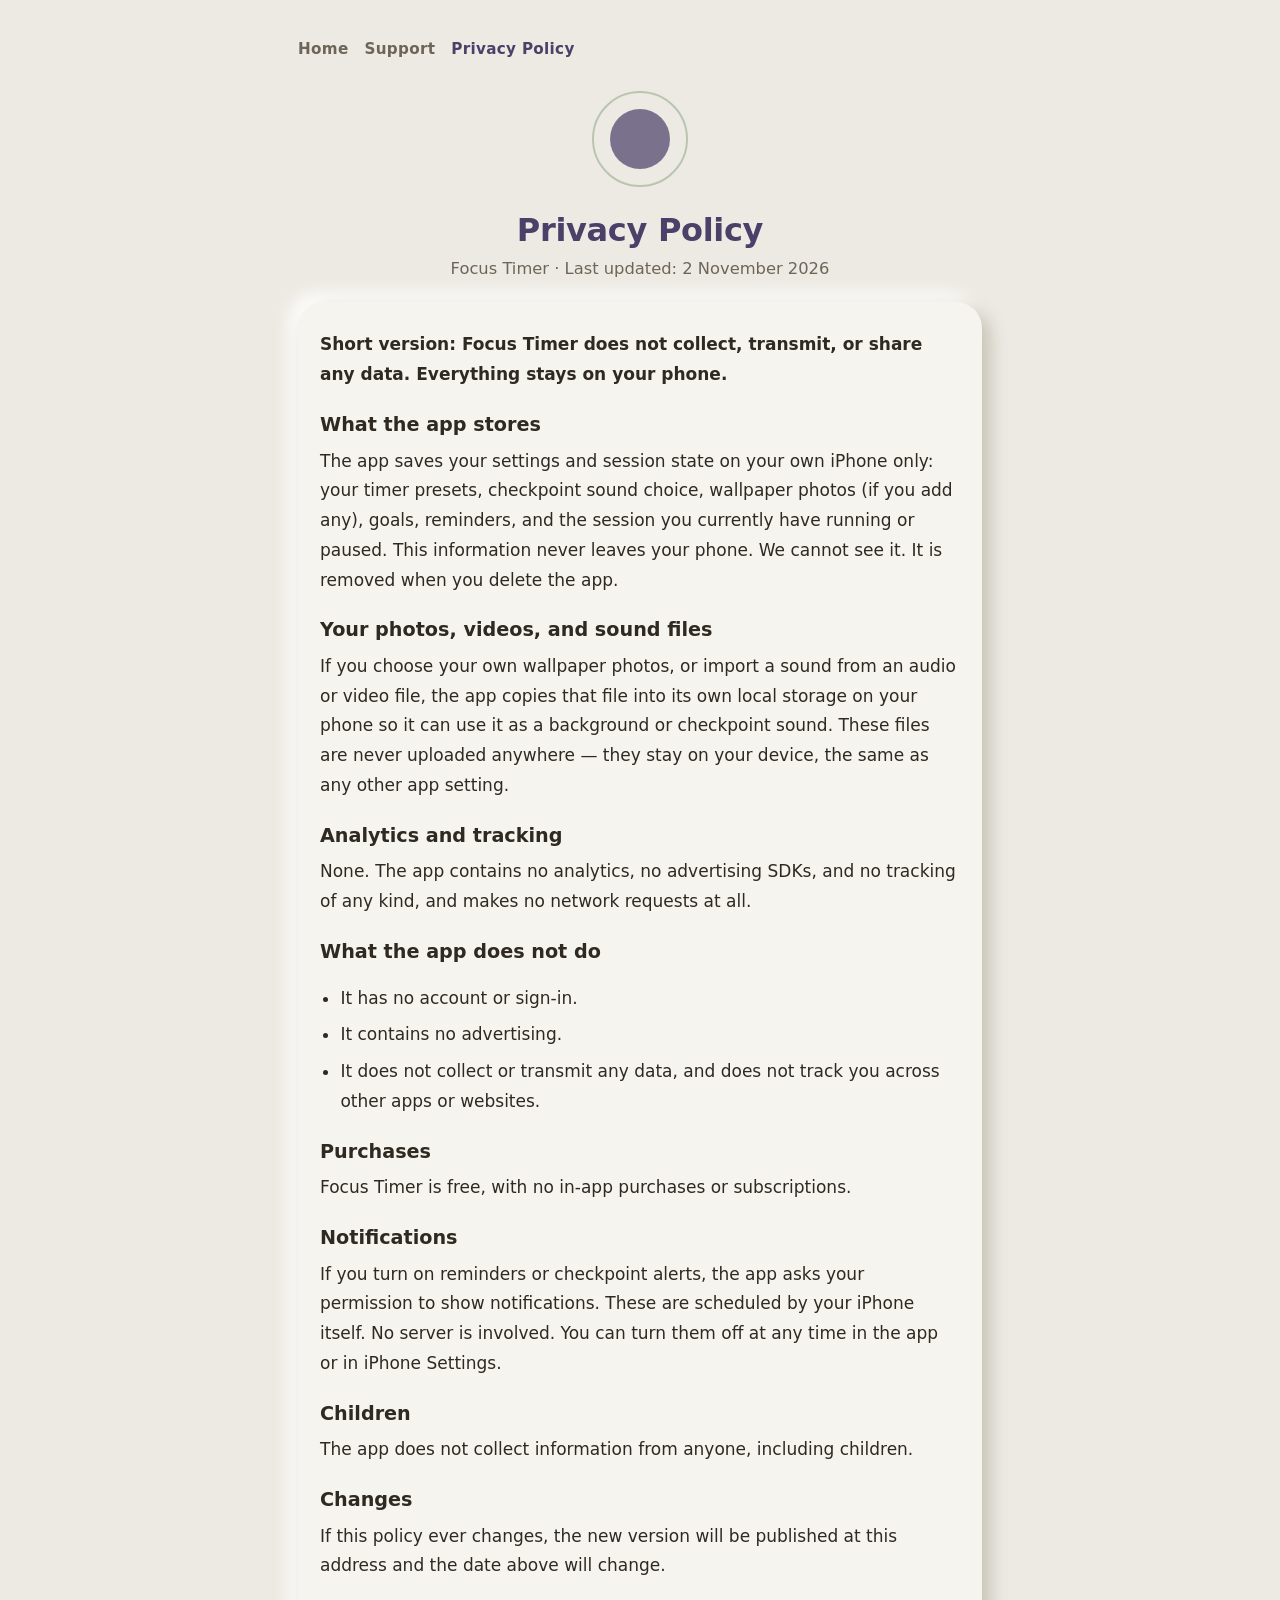
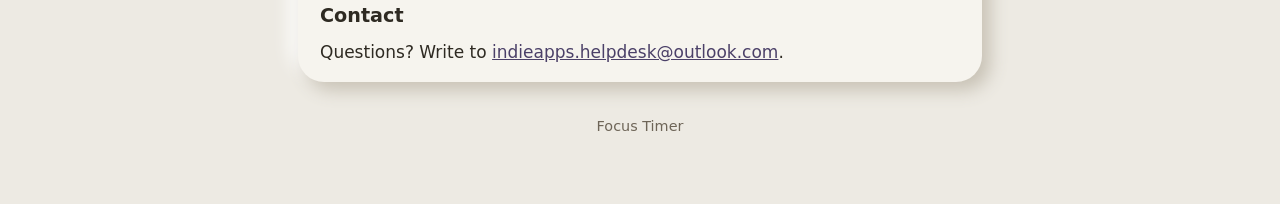
<file: focus-timer/privacy.html>
<!doctype html>
<html lang="en">
<head>
<meta charset="utf-8">
<meta name="viewport" content="width=device-width,initial-scale=1">
<title>Focus Timer — Privacy Policy</title>
<link rel="stylesheet" href="../style.css">
<style>
  body.ft-theme{--accent:#4B4068;--gold:#8FA888;--bead:#8FA888}
  @media (prefers-color-scheme:dark){
    body.ft-theme{--accent:#C9BFE0;--gold:#A9C2A3;--bead:#A9C2A3}
  }
  .breathe-ring{position:relative;width:96px;height:96px;margin:0 auto 22px}
  .breathe-ring-core{
    position:absolute;inset:18px;border-radius:50%;
    background:color-mix(in srgb, var(--accent) 70%, transparent);
    animation:breathe 4.4s ease-in-out infinite;
  }
  .breathe-ring-line{
    position:absolute;inset:0;border-radius:50%;
    border:2px solid color-mix(in srgb, var(--bead) 55%, transparent);
  }
  @keyframes breathe{
    0%,100%{transform:scale(.72);opacity:.75}
    50%{transform:scale(1);opacity:1}
  }
  @media (prefers-reduced-motion:reduce){
    .breathe-ring-core{animation:none;transform:scale(.88)}
  }
</style>
</head>
<body class="ft-theme">
<main>
<nav><a href="../index.html">Home</a><a href="index.html">Support</a><a href="privacy.html" aria-current="page">Privacy Policy</a></nav>

<div class="hero">
<div class="breathe-ring" aria-hidden="true">
  <span class="breathe-ring-line"></span>
  <span class="breathe-ring-core"></span>
</div>
<h1>Privacy Policy</h1>
<p class="tagline muted">Focus Timer &middot; Last updated: 2 November 2026</p>
</div>

<div class="card">
<p><strong>Short version: Focus Timer does not collect, transmit, or share any data. Everything stays on your phone.</strong></p>
<h2>What the app stores</h2>
<p>The app saves your settings and session state on your own iPhone only: your timer presets, checkpoint sound choice, wallpaper photos (if you add any), goals, reminders, and the session you currently have running or paused. This information never leaves your phone. We cannot see it. It is removed when you delete the app.</p>
<h2>Your photos, videos, and sound files</h2>
<p>If you choose your own wallpaper photos, or import a sound from an audio or video file, the app copies that file into its own local storage on your phone so it can use it as a background or checkpoint sound. These files are never uploaded anywhere — they stay on your device, the same as any other app setting.</p>
<h2>Analytics and tracking</h2>
<p>None. The app contains no analytics, no advertising SDKs, and no tracking of any kind, and makes no network requests at all.</p>
<h2>What the app does not do</h2>
<ul>
<li>It has no account or sign-in.</li>
<li>It contains no advertising.</li>
<li>It does not collect or transmit any data, and does not track you across other apps or websites.</li>
</ul>
<h2>Purchases</h2>
<p>Focus Timer is free, with no in-app purchases or subscriptions.</p>
<h2>Notifications</h2>
<p>If you turn on reminders or checkpoint alerts, the app asks your permission to show notifications. These are scheduled by your iPhone itself. No server is involved. You can turn them off at any time in the app or in iPhone Settings.</p>
<h2>Children</h2>
<p>The app does not collect information from anyone, including children.</p>
<h2>Changes</h2>
<p>If this policy ever changes, the new version will be published at this address and the date above will change.</p>
<h2>Contact</h2>
<p>Questions? Write to <a href="mailto:indieapps.helpdesk@outlook.com">indieapps.helpdesk@outlook.com</a>.</p>
</div>

<footer>Focus Timer</footer>
</main>
</body>
</html>
</file>
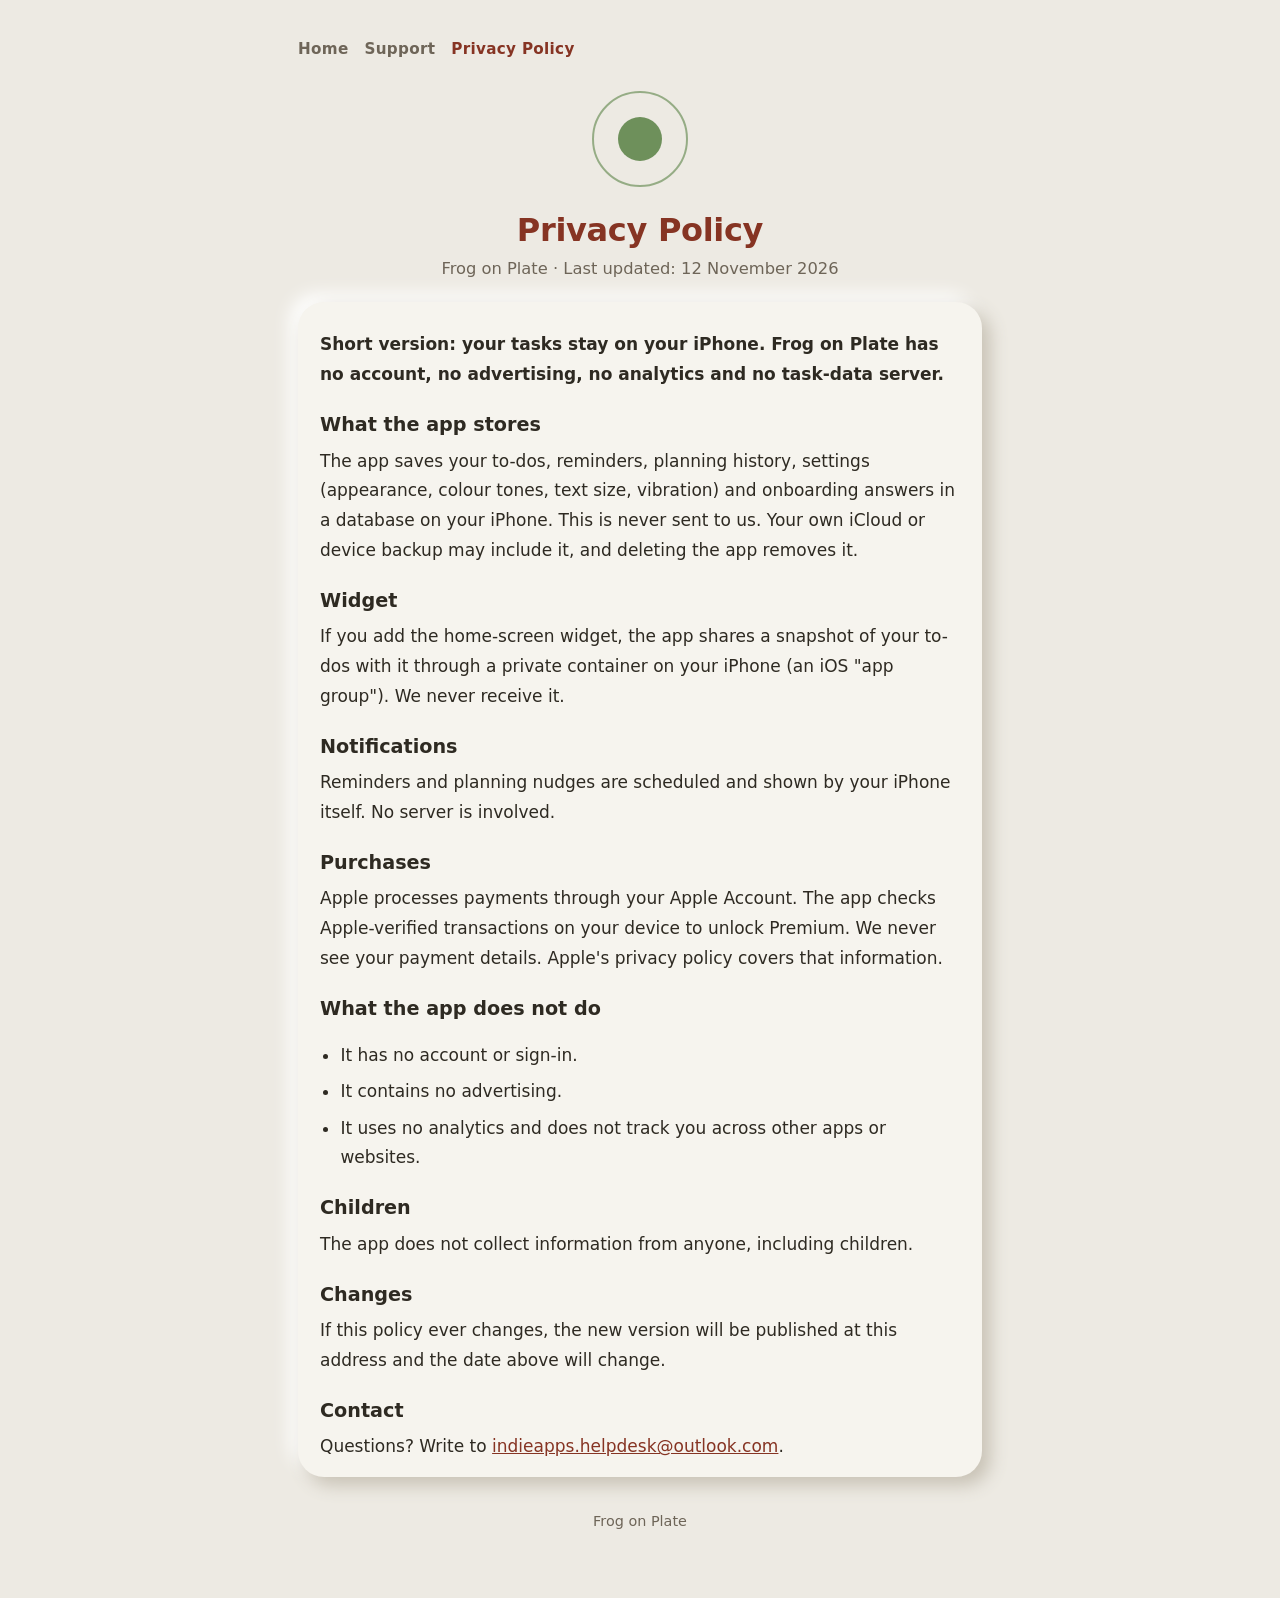
<file: frog-on-plate/privacy.html>
<!doctype html>
<html lang="en">
<head>
<meta charset="utf-8">
<meta name="viewport" content="width=device-width,initial-scale=1">
<title>Frog on Plate — Privacy Policy</title>
<link rel="stylesheet" href="../style.css">
<style>
  body.frog-theme{--accent:#863423;--gold:#4F7A3A;--bead:#4F7A3A}
  @media (prefers-color-scheme:dark){
    body.frog-theme{--accent:#E08A72;--gold:#8DBB6E;--bead:#8DBB6E}
  }
  .plate{position:relative;width:96px;height:96px;margin:0 auto 22px}
  .plate-rim{position:absolute;inset:0;border-radius:50%;border:2px solid color-mix(in srgb, var(--bead) 55%, transparent)}
  .plate-frog{position:absolute;inset:26px;border-radius:50%;background:color-mix(in srgb, var(--bead) 80%, transparent);animation:hop 2.2s ease-in-out infinite}
  @keyframes hop{0%,70%,100%{transform:translateY(0)}80%{transform:translateY(-8px)}}
  @media (prefers-reduced-motion:reduce){.plate-frog{animation:none}}
</style>
</head>
<body class="frog-theme">
<main>
<nav><a href="../index.html">Home</a><a href="index.html">Support</a><a href="privacy.html" aria-current="page">Privacy Policy</a></nav>

<div class="hero">
<div class="plate" aria-hidden="true"><span class="plate-rim"></span><span class="plate-frog"></span></div>
<h1>Privacy Policy</h1>
<p class="tagline muted">Frog on Plate &middot; Last updated: 12 November 2026</p>
</div>

<div class="card">
<p><strong>Short version: your tasks stay on your iPhone. Frog on Plate has no account, no advertising, no analytics and no task-data server.</strong></p>
<h2>What the app stores</h2>
<p>The app saves your to-dos, reminders, planning history, settings (appearance, colour tones, text size, vibration) and onboarding answers in a database on your iPhone. This is never sent to us. Your own iCloud or device backup may include it, and deleting the app removes it.</p>
<h2>Widget</h2>
<p>If you add the home-screen widget, the app shares a snapshot of your to-dos with it through a private container on your iPhone (an iOS "app group"). We never receive it.</p>
<h2>Notifications</h2>
<p>Reminders and planning nudges are scheduled and shown by your iPhone itself. No server is involved.</p>
<h2>Purchases</h2>
<p>Apple processes payments through your Apple Account. The app checks Apple-verified transactions on your device to unlock Premium. We never see your payment details. Apple's privacy policy covers that information.</p>
<h2>What the app does not do</h2>
<ul>
<li>It has no account or sign-in.</li>
<li>It contains no advertising.</li>
<li>It uses no analytics and does not track you across other apps or websites.</li>
</ul>
<h2>Children</h2>
<p>The app does not collect information from anyone, including children.</p>
<h2>Changes</h2>
<p>If this policy ever changes, the new version will be published at this address and the date above will change.</p>
<h2>Contact</h2>
<p>Questions? Write to <a href="mailto:indieapps.helpdesk@outlook.com">indieapps.helpdesk@outlook.com</a>.</p>
</div>

<footer>Frog on Plate</footer>
</main>
</body>
</html>
</file>
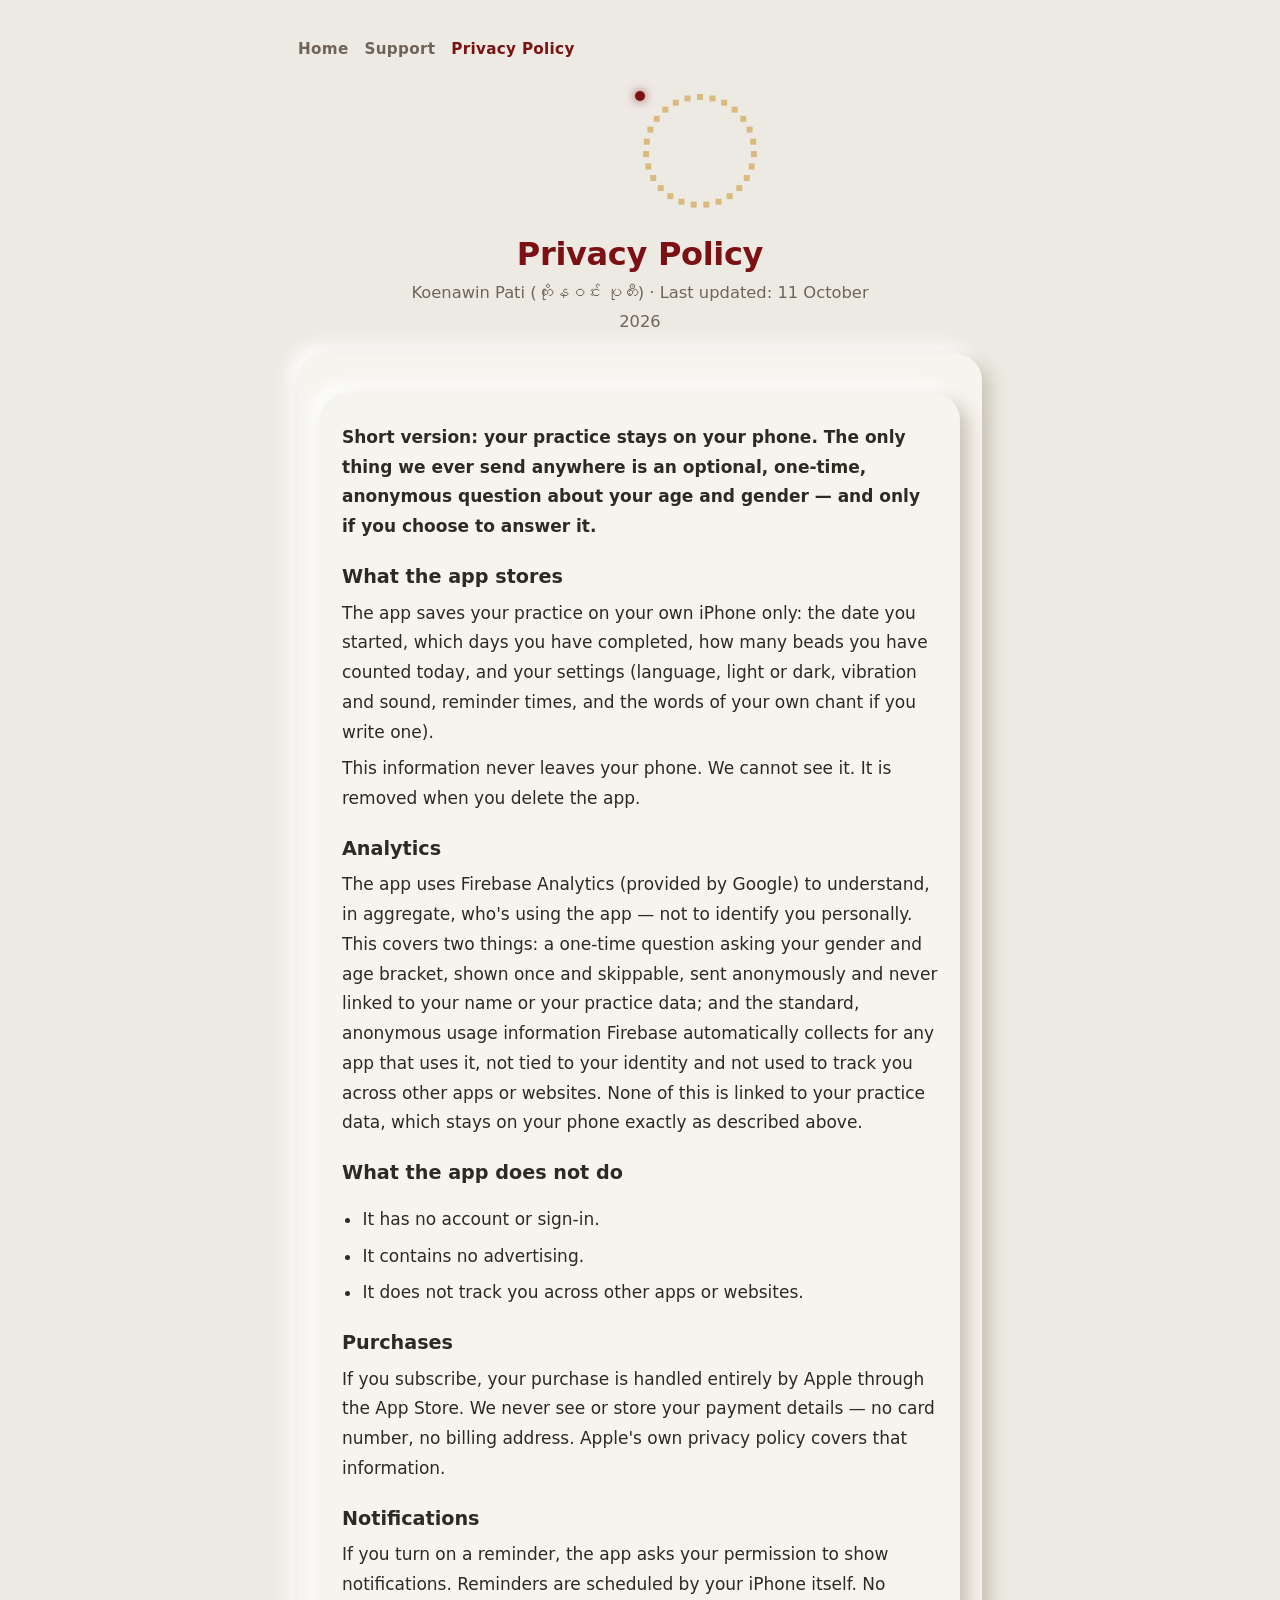
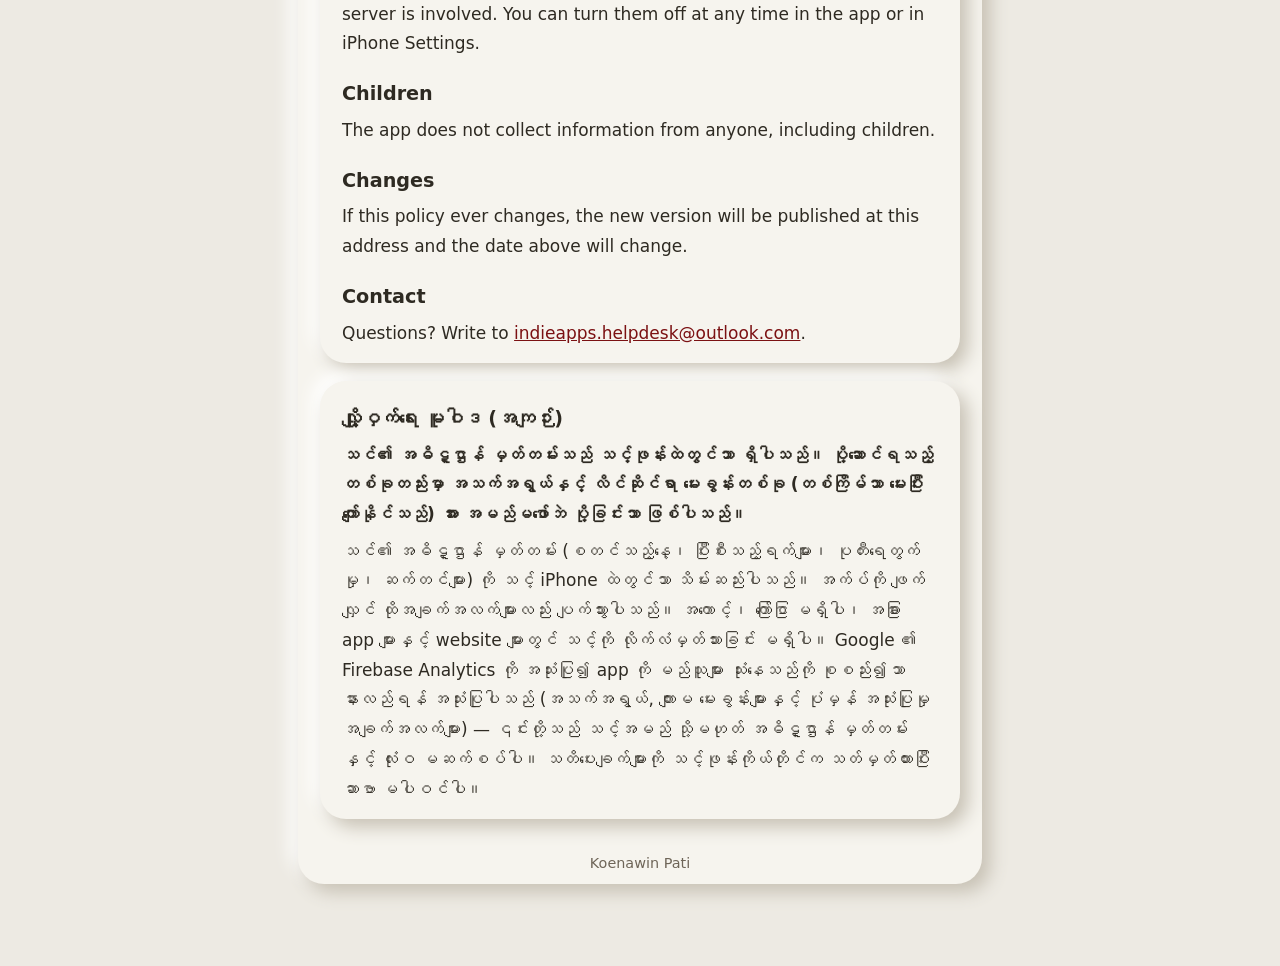
<file: koenawin/privacy.html>
<!doctype html>
  <html lang="en">
  <head>
  <meta charset="utf-8">
  <meta name="viewport" content="width=device-width,initial-scale=1">
  <title>Koenawin Pati — Privacy Policy</title>
  <link rel="stylesheet" href="../style.css">
  </head>
  <body>
  <main>
  <nav><a href="../index.html">Home</a><a href="index.html">Support</a><a href="privacy.html" aria-current="page">Privacy Policy</a></nav>

  <div class="hero">
  <div class="bead-ring" aria-hidden="true">
    <span class="bead-ring-dots"></span>
    <span class="bead-ring-spin"><span class="bead-ring-active"></span></span>
  </div>
  <h1>Privacy Policy</h1>
  <p class="tagline muted">Koenawin Pati (ကိုးနဝင်း ပုတီး) &middot; Last updated: 11 October 2026</p>
  </div>

  <div class="card">

<div class="card">
<p><strong>Short version: your practice stays on your phone. The only thing we ever send anywhere is an optional, one-time, anonymous question about your age and gender &mdash; and only if you choose to answer it.</strong></p>
<h2>What the app stores</h2>
<p>The app saves your practice on your own iPhone only: the date you started, which days you have completed, how many beads you have counted today, and your settings (language, light or dark, vibration and sound, reminder times, and the words of your own chant if you write one).</p>
<p>This information never leaves your phone. We cannot see it. It is removed when you delete the app.</p>
<h2>Analytics</h2>
<p>The app uses Firebase Analytics (provided by Google) to understand, in aggregate, who's using the app &mdash; not to identify you personally. This covers two things: a one-time question asking your gender and age bracket, shown once and skippable, sent anonymously and never linked to your name or your practice data; and the standard, anonymous usage information Firebase automatically collects for any app that uses it, not tied to your identity and not used to track you across other apps or websites. None of this is linked to your practice data, which stays on your phone exactly as described above.</p>
<h2>What the app does not do</h2>
<ul>
<li>It has no account or sign-in.</li>
<li>It contains no advertising.</li>
<li>It does not track you across other apps or websites.</li>
</ul>
<h2>Purchases</h2>
<p>If you subscribe, your purchase is handled entirely by Apple through the App Store. We never see or store your payment details &mdash; no card number, no billing address. Apple's own privacy policy covers that information.</p>
<h2>Notifications</h2>
<p>If you turn on a reminder, the app asks your permission to show notifications. Reminders are scheduled by your iPhone itself. No server is involved. You can turn them off at any time in the app or in iPhone Settings.</p>
<h2>Children</h2>
<p>The app does not collect information from anyone, including children.</p>
<h2>Changes</h2>
<p>If this policy ever changes, the new version will be published at this address and the date above will change.</p>
<h2>Contact</h2>
<p>Questions? Write to <a href="mailto:indieapps.helpdesk@outlook.com">indieapps.helpdesk@outlook.com</a>.</p>
</div>

<div class="card">
<h2>လျှို့ဝှက်ရေး မူဝါဒ (အကျဉ်း)</h2>
<p><strong>သင်၏ အဓိဋ္ဌာန် မှတ်တမ်းသည် သင့်ဖုန်းထဲတွင်သာ ရှိပါသည်။ ပို့ဆောင်ရသည့် တစ်ခုတည်းမှာ အသက်အရွယ်နှင့် လိင်ဆိုင်ရာ မေးခွန်းတစ်ခု (တစ်ကြိမ်သာ မေးပြီး ကျော်နိုင်သည်) အား အမည်မဖော်ဘဲ ပို့ခြင်းသာ ဖြစ်ပါသည်။</strong></p>
<p>သင်၏ အဓိဋ္ဌာန် မှတ်တမ်း (စတင်သည့်နေ့၊ ပြီးစီးသည့်ရက်များ၊ ပုတီးရေတွက်မှု၊ ဆက်တင်များ) ကို သင့် iPhone ထဲတွင်သာ သိမ်းဆည်းပါသည်။ အက်ပ်ကို ဖျက်လျှင် ထိုအချက်အလက်များလည်း ပျက်သွားပါသည်။ အကောင့်၊ ကြော်ငြာ မရှိပါ၊ အခြား app များနှင့် website များတွင် သင့်ကို လိုက်လံမှတ်သားခြင်း မရှိပါ။ Google ၏ Firebase Analytics ကို အသုံးပြု၍ app ကို မည်သူများ သုံးနေသည်ကို စုစည်း၍သာ နားလည်ရန် အသုံးပြုပါသည် (အသက်အရွယ်, ကျားမ မေးခွန်းများနှင့် ပုံမှန် အသုံးပြုမှု အချက်အလက်များ) — ၎င်းတို့သည် သင့်အမည် သို့မဟုတ် အဓိဋ္ဌာန် မှတ်တမ်းနှင့် လုံးဝ မဆက်စပ်ပါ။ သတိပေးချက်များကို သင့်ဖုန်းကိုယ်တိုင်က သတ်မှတ်ထားပြီး ဆာဗာ မပါဝင်ပါ။</p>
</div>

<footer>Koenawin Pati</footer>
</main>
</body>
</html>
</file>
<file: style.css>
:root{
  --ground:#EDEAE3;--card:#F6F4EE;--ink:#2E2A22;--muted:#6E6558;
  --accent:#7B1113;--gold:#C9962E;--bead:#C9962E;--line:#D9D4C9;
  --shadow1:#C7C1B4;--shadow2:#FFFFFF;

  /* --- shared tokens: 8pt spacing rhythm, ~1.25 modular type scale.
     New pages (the hub) should build on these instead of one-off values;
     existing per-app pages keep their own already-shipped rules as-is. --- */
  --space-1:4px;--space-2:8px;--space-3:12px;--space-4:16px;
  --space-5:24px;--space-6:32px;--space-7:48px;--space-8:64px;--space-9:96px;
  --text-1:.875rem;--text-2:1rem;--text-3:1.25rem;--text-4:1.6rem;
  --text-5:2rem;--text-6:2.75rem;
  --radius-card:26px;
  --shadow-card:8px 8px 18px var(--shadow1),-8px -8px 18px var(--shadow2)
}
@media (prefers-color-scheme:dark){
  :root{
    --ground:#201C18;--card:#2A2520;--ink:#EDE7DC;--muted:#A79D8D;
    --accent:#E8C46A;--gold:#E8C46A;--bead:#E8C46A;--line:#3C352C;
    --shadow1:#161310;--shadow2:#302B25
  }
}

/* --- studio theme: the shared hub's own neutral palette, independent of
   any one app's accent (see body.ft-theme etc. on each app's own pages) --- */
body.studio-theme{
  --ground:#F3F0E8;--card:#FFFDF8;--ink:#201D17;--muted:#6B6456;
  --accent:#2F5233;--gold:#B08A3E;--bead:#B08A3E;--line:#E3DDCE;
  --shadow1:#D8D2C2;--shadow2:#FFFFFF
}
@media (prefers-color-scheme:dark){
  body.studio-theme{
    --ground:#16140F;--card:#211E17;--ink:#EEE9DD;--muted:#9C9484;
    --accent:#8FBF95;--gold:#D8B872;--bead:#D8B872;--line:#332E23;
    --shadow1:#0D0C09;--shadow2:#2A261D
  }
}
*{box-sizing:border-box}
body{
  margin:0;background:var(--ground);color:var(--ink);
  font-family:-apple-system,BlinkMacSystemFont,"Segoe UI","Myanmar Sangam MN","Noto Sans Myanmar",system-ui,sans-serif;
  line-height:1.75;font-size:17px;
  -webkit-font-smoothing:antialiased
}
main{max-width:720px;margin:0 auto;padding:36px 18px 64px}

nav{display:flex;gap:16px;flex-wrap:wrap;margin-bottom:28px}
nav a{font-weight:600;text-decoration:none;color:var(--muted);letter-spacing:.02em;font-size:.95rem}
nav a[aria-current="page"]{color:var(--accent)}
a:focus-visible,button:focus-visible{outline:2px solid var(--accent);outline-offset:3px;border-radius:4px}

/* --- hero --- */
.hero{text-align:center;margin-bottom:8px}
h1{font-size:2rem;line-height:1.35;margin:.3em 0 .1em;color:var(--accent);letter-spacing:-.01em}
.tagline{color:var(--muted);font-size:1.02rem;max-width:46ch;margin:0 auto 6px}
.muted{color:var(--muted);font-weight:400}

/* --- the bead ring: a static 27-bead ring with one gold bead orbiting,
   echoing the app's own counter --- */
.bead-ring{position:relative;width:120px;height:120px;margin:0 auto 22px}
.bead-ring-dots{
  position:absolute;width:6px;height:6px;opacity:.55;
  box-shadow:
    57.0px 3.0px 0 0 var(--bead),
    69.5px 4.5px 0 0 var(--bead),
    81.2px 8.7px 0 0 var(--bead),
    91.7px 15.6px 0 0 var(--bead),
    100.3px 24.8px 0 0 var(--bead),
    106.6px 35.6px 0 0 var(--bead),
    110.2px 47.6px 0 0 var(--bead),
    110.9px 60.1px 0 0 var(--bead),
    108.7px 72.5px 0 0 var(--bead),
    103.8px 84.0px 0 0 var(--bead),
    96.3px 94.1px 0 0 var(--bead),
    86.7px 102.1px 0 0 var(--bead),
    75.5px 107.7px 0 0 var(--bead),
    63.3px 110.6px 0 0 var(--bead),
    50.7px 110.6px 0 0 var(--bead),
    38.5px 107.7px 0 0 var(--bead),
    27.3px 102.1px 0 0 var(--bead),
    17.7px 94.1px 0 0 var(--bead),
    10.2px 84.0px 0 0 var(--bead),
    5.3px 72.5px 0 0 var(--bead),
    3.1px 60.1px 0 0 var(--bead),
    3.8px 47.6px 0 0 var(--bead),
    7.4px 35.6px 0 0 var(--bead),
    13.7px 24.8px 0 0 var(--bead),
    22.3px 15.6px 0 0 var(--bead),
    32.8px 8.7px 0 0 var(--bead),
    44.5px 4.5px 0 0 var(--bead);
}
.bead-ring-spin{
  position:absolute;inset:0;
  animation:orbit 9s linear infinite;
}
.bead-ring-active{
  position:absolute;top:0;left:50%;width:10px;height:10px;margin-left:-5px;
  border-radius:50%;background:var(--accent);
  box-shadow:0 0 10px 1px color-mix(in srgb, var(--accent) 55%, transparent);
  animation:tap 1.125s steps(1) infinite;
}
@keyframes orbit{to{transform:rotate(360deg)}}
@keyframes tap{
  0%,92%{transform:scale(1)}
  96%{transform:scale(1.45)}
  100%{transform:scale(1)}
}
@media (prefers-reduced-motion:reduce){
  .bead-ring-spin{animation:none}
  .bead-ring-active{animation:none}
}

/* --- cards --- */
.card{
  background:var(--card);border-radius:26px;padding:22px 22px 8px;margin:18px 0;
  box-shadow:8px 8px 18px var(--shadow1),-8px -8px 18px var(--shadow2)
}
h2{font-size:1.2rem;line-height:1.5;margin:1.1em 0 .3em;color:var(--ink)}
.card h2:first-child{margin-top:.1em}
p,li{margin:.4em 0}
a{color:var(--accent)}
ul{padding-left:1.2em}

footer{margin-top:32px;color:var(--muted);font-size:.9rem;text-align:center}

/* ================= hub (shared multi-app homepage) ================= */

.hub-main{max-width:960px}

.hub-hero{text-align:center;padding:var(--space-7) 0 var(--space-6)}
.hub-hero h1{
  font-size:var(--text-6);line-height:1.15;margin:0 0 var(--space-3);
  color:var(--ink);letter-spacing:-.02em;font-weight:800
}
.hub-hero p{
  font-size:var(--text-3);color:var(--muted);max-width:52ch;
  margin:0 auto;line-height:1.6
}

.apps-grid{
  display:grid;grid-template-columns:repeat(auto-fit,minmax(260px,1fr));
  gap:var(--space-6);margin:var(--space-6) 0 var(--space-8)
}

.app-card{
  background:var(--card);border-radius:var(--radius-card);
  box-shadow:var(--shadow-card);padding:var(--space-6);
  display:flex;flex-direction:column;gap:var(--space-3)
}
.app-card-head{display:flex;align-items:center;gap:var(--space-4)}
.app-card-icon{
  width:64px;height:64px;border-radius:22%;flex:none;
  box-shadow:0 2px 6px rgba(0,0,0,.18);object-fit:cover
}
.app-card-head h2{margin:0;font-size:var(--text-4);line-height:1.25;color:var(--ink)}
.app-card-tagline{color:var(--muted);font-size:var(--text-1);margin-top:2px}
.app-card p.app-card-pitch{font-size:var(--text-2);line-height:1.6;color:var(--ink);margin:0}

.app-card-tags{display:flex;flex-wrap:wrap;gap:var(--space-2)}
.tag{
  font-size:var(--text-1);font-weight:600;color:var(--accent);
  background:color-mix(in srgb, var(--accent) 12%, transparent);
  border-radius:999px;padding:3px var(--space-3)
}

.app-card-actions{display:flex;flex-wrap:wrap;gap:var(--space-3);margin-top:auto;padding-top:var(--space-2)}
.btn{
  font-size:var(--text-1);font-weight:700;text-decoration:none;
  border-radius:999px;padding:9px var(--space-5);display:inline-block
}
.btn-store{background:var(--accent);color:var(--card)}
.btn-ghost{background:transparent;color:var(--accent);border:1.5px solid var(--line)}
.badge-soon{
  font-size:var(--text-1);font-weight:700;color:var(--muted);
  background:color-mix(in srgb, var(--muted) 14%, transparent);
  border-radius:999px;padding:9px var(--space-5)
}

.hub-footer{
  text-align:center;margin-top:var(--space-8);padding-top:var(--space-7);
  border-top:1px solid var(--line)
}

/* --- hub footer: a looping strip of every app icon, then a thank-you note --- */
.hub-footer-marquee{
  overflow:hidden;margin-bottom:var(--space-6);
  -webkit-mask-image:linear-gradient(to right,transparent,#000 12%,#000 88%,transparent);
  mask-image:linear-gradient(to right,transparent,#000 12%,#000 88%,transparent)
}
.hub-footer-track{
  display:flex;align-items:center;width:max-content;will-change:transform;
  animation:hub-marquee 16s linear infinite
}
/* margin-right (not flex `gap`) on every icon, including the last one in
   each repeated set — gap only lands BETWEEN items, so a repeat distance
   based on gap math would land half a gap short and stutter. Margin on
   every item makes one set's true width exactly 4 * (56px + 32px) = 352px. */
.hub-footer-track img{
  width:56px;height:56px;border-radius:22%;flex:none;object-fit:cover;
  margin-right:var(--space-6);
  box-shadow:0 2px 6px rgba(0,0,0,.18)
}
/* Translate by exactly one set's width (352px), not -50% — the HTML repeats
   the 4-icon set 5 times (not 2) so the strip never runs out of icons on a
   wide screen, and with more than 2 copies, -50% no longer equals one set's
   width. Keep this value in sync with the set width and copy count above. */
@keyframes hub-marquee{from{transform:translateX(0)}to{transform:translateX(-352px)}}
@media (prefers-reduced-motion:reduce){.hub-footer-track{animation:none}}

.hub-footer-thanks{
  font-size:var(--text-2);color:var(--ink);max-width:50ch;
  margin:0 auto var(--space-3);line-height:1.6
}
.hub-footer-contact{color:var(--muted);font-size:var(--text-1);max-width:46ch;margin:0 auto var(--space-6)}
.hub-footer-contact a{color:var(--accent)}
</file>
